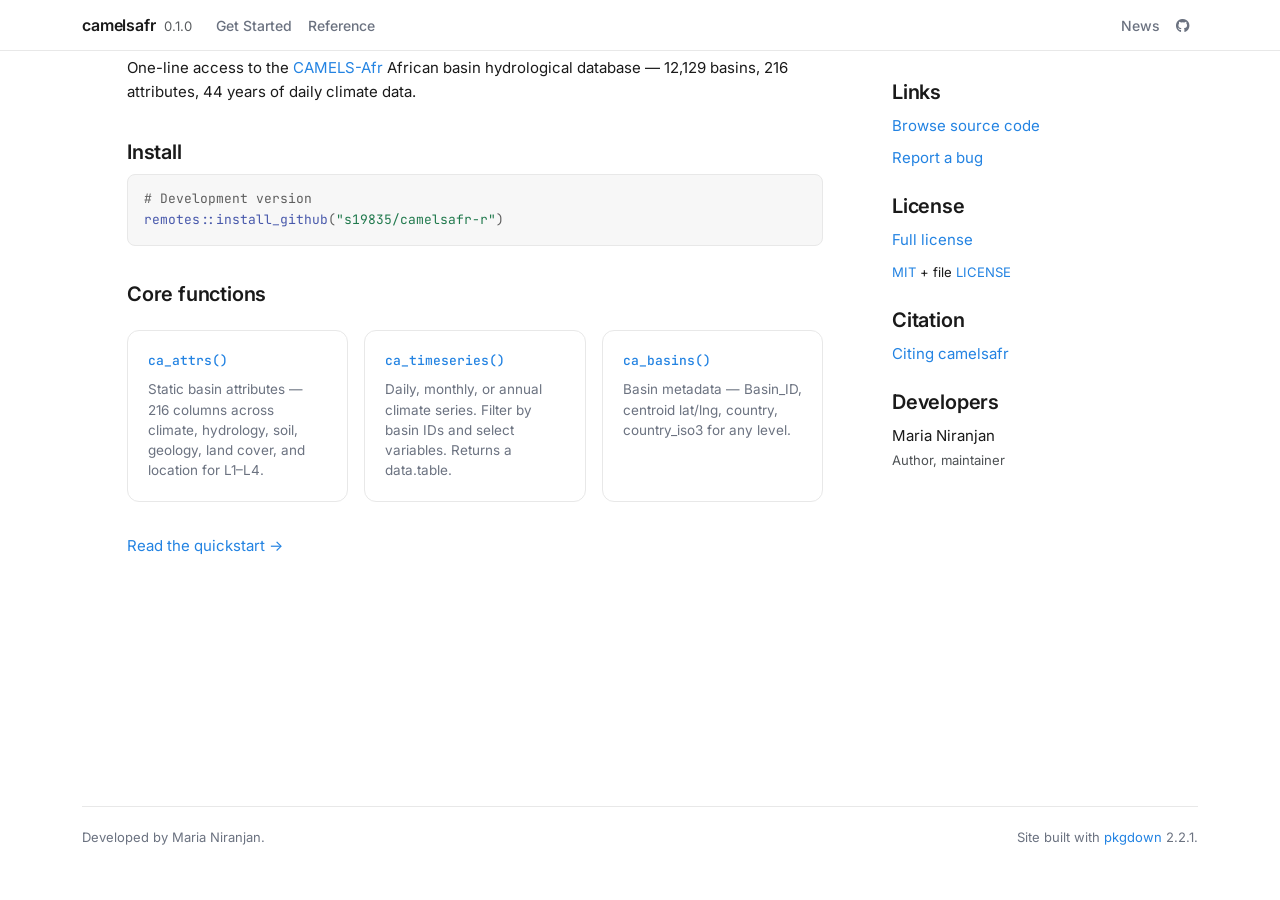
<file: index.html>
<!DOCTYPE html>
<!-- Generated by pkgdown: do not edit by hand --><html lang="en">
<head>
<meta http-equiv="Content-Type" content="text/html; charset=UTF-8">
<meta charset="utf-8">
<meta http-equiv="X-UA-Compatible" content="IE=edge">
<meta name="viewport" content="width=device-width, initial-scale=1, shrink-to-fit=no">
<title>R Client for the CAMELS-Afr African Basin Hydrological Database • camelsafr</title>
<script src="deps/jquery-3.6.0/jquery-3.6.0.min.js"></script><meta name="viewport" content="width=device-width, initial-scale=1, shrink-to-fit=no">
<link href="deps/bootstrap-5.3.8/bootstrap.min.css" rel="stylesheet">
<script src="deps/bootstrap-5.3.8/bootstrap.bundle.min.js"></script><link href="deps/font-awesome-6.5.2/css/all.min.css" rel="stylesheet">
<link href="deps/font-awesome-6.5.2/css/v4-shims.min.css" rel="stylesheet">
<script src="deps/headroom-0.11.0/headroom.min.js"></script><script src="deps/headroom-0.11.0/jQuery.headroom.min.js"></script><script src="deps/bootstrap-toc-1.0.1/bootstrap-toc.min.js"></script><script src="deps/clipboard.js-2.0.11/clipboard.min.js"></script><script src="deps/search-1.0.0/autocomplete.jquery.min.js"></script><script src="deps/search-1.0.0/fuse.min.js"></script><script src="deps/search-1.0.0/mark.min.js"></script><!-- pkgdown --><script src="pkgdown.js"></script><link href="extra.css" rel="stylesheet">
<meta property="og:title" content="R Client for the CAMELS-Afr African Basin Hydrological Database">
<meta name="description" content="Provides one-line access to the CAMELS-Afr dataset of 216 basin attributes and 44 years of daily climate timeseries for African river basins across four spatial levels (L1-L4). Data is fetched from a CloudFront-hosted Parquet store using the arrow package.">
<meta property="og:description" content="Provides one-line access to the CAMELS-Afr dataset of 216 basin attributes and 44 years of daily climate timeseries for African river basins across four spatial levels (L1-L4). Data is fetched from a CloudFront-hosted Parquet store using the arrow package.">
<link rel="preconnect" href="https://fonts.googleapis.com">
<link rel="preconnect" href="https://fonts.gstatic.com" crossorigin>
<link href="https://fonts.googleapis.com/css2?family=Inter:wght@400;500;600&amp;family=JetBrains+Mono:wght@400;500&amp;display=swap" rel="stylesheet">
</head>
<body>
    <a href="#main" class="visually-hidden-focusable">Skip to contents</a>


    <nav class="navbar navbar-expand-lg fixed-top bg-light" data-bs-theme="light" aria-label="Site navigation"><div class="container">

    <a class="navbar-brand me-2" href="index.html">camelsafr</a>

    <small class="nav-text text-muted me-auto" data-bs-toggle="tooltip" data-bs-placement="bottom" title="">0.1.0</small>


    <button class="navbar-toggler" type="button" data-bs-toggle="collapse" data-bs-target="#navbar" aria-controls="navbar" aria-expanded="false" aria-label="Toggle navigation">
      <span class="navbar-toggler-icon"></span>
    </button>

    <div id="navbar" class="collapse navbar-collapse ms-3">
      <ul class="navbar-nav me-auto">
<li class="nav-item"><a class="nav-link" href="articles/quickstart.html">Get Started</a></li>
<li class="nav-item"><a class="nav-link" href="reference/index.html">Reference</a></li>
      </ul>
<ul class="navbar-nav">
<li class="nav-item"><a class="nav-link" href="news/index.html">News</a></li>
<li class="nav-item"><a class="external-link nav-link" href="https://github.com/s19835/camelsafr-r" aria-label="GitHub"><span class="fa fab fa-github"></span></a></li>
      </ul>
</div>


  </div>
</nav><div class="container template-home">
<div class="row">
  <main id="main" class="col-md-9"><div class="section level1">

<p>One-line access to the <a href="https://github.com/s19835/camelsafr-r" class="external-link">CAMELS-Afr</a> African basin hydrological database — 12,129 basins, 216 attributes, 44 years of daily climate data.</p>
<div class="section level2">
<h2 id="install">Install<a class="anchor" aria-label="anchor" href="#install"></a>
</h2>
<div class="sourceCode" id="cb1"><pre class="downlit sourceCode r">
<code class="sourceCode R"><span><span class="co"># Development version</span></span>
<span><span class="fu">remotes</span><span class="fu">::</span><span class="fu">install_github</span><span class="op">(</span><span class="st">"s19835/camelsafr-r"</span><span class="op">)</span></span></code></pre></div>
</div>
<div class="section level2">
<h2 id="core-functions">Core functions<a class="anchor" aria-label="anchor" href="#core-functions"></a>
</h2>
<div class="ca-cards">
<div class="ca-card">
<div class="ca-card-fn">
ca_attrs()
</div>
<div class="ca-card-desc">
Static basin attributes — 216 columns across climate, hydrology, soil, geology, land cover, and location for L1–L4.
</div>
</div>
<div class="ca-card">
<div class="ca-card-fn">
ca_timeseries()
</div>
<div class="ca-card-desc">
Daily, monthly, or annual climate series. Filter by basin IDs and select variables. Returns a data.table.
</div>
</div>
<div class="ca-card">
<div class="ca-card-fn">
ca_basins()
</div>
<div class="ca-card-desc">
Basin metadata — Basin_ID, centroid lat/lng, country, country_iso3 for any level.
</div>
</div>
</div>
<p><a href="articles/quickstart.html">Read the quickstart →</a></p>
</div>
</div>
  </main><aside class="col-md-3"><div class="links">
<h2 data-toc-skip>Links</h2>
<ul class="list-unstyled">
<li><a href="https://github.com/s19835/camelsafr-r/" class="external-link">Browse source code</a></li>
<li><a href="https://github.com/s19835/camelsafr-r/issues" class="external-link">Report a bug</a></li>
</ul>
</div>

<div class="license">
<h2 data-toc-skip>License</h2>
<ul class="list-unstyled">
<li><a href="LICENSE.html">Full license</a></li>
<li><small><a href="https://opensource.org/licenses/mit-license.php" class="external-link">MIT</a> + file <a href="LICENSE-text.html">LICENSE</a></small></li>
</ul>
</div>


<div class="citation">
<h2 data-toc-skip>Citation</h2>
<ul class="list-unstyled">
<li><a href="authors.html#citation">Citing camelsafr</a></li>
</ul>
</div>

<div class="developers">
<h2 data-toc-skip>Developers</h2>
<ul class="list-unstyled">
<li>Maria Niranjan <br><small class="roles"> Author, maintainer </small>   </li>
</ul>
</div>



  </aside>
</div>


    <footer><div class="pkgdown-footer-left">
  <p>Developed by Maria Niranjan.</p>
</div>

<div class="pkgdown-footer-right">
  <p>Site built with <a href="https://pkgdown.r-lib.org/" class="external-link">pkgdown</a> 2.2.1.</p>
</div>

    </footer>
</div>





  </body>
</html>
</file>
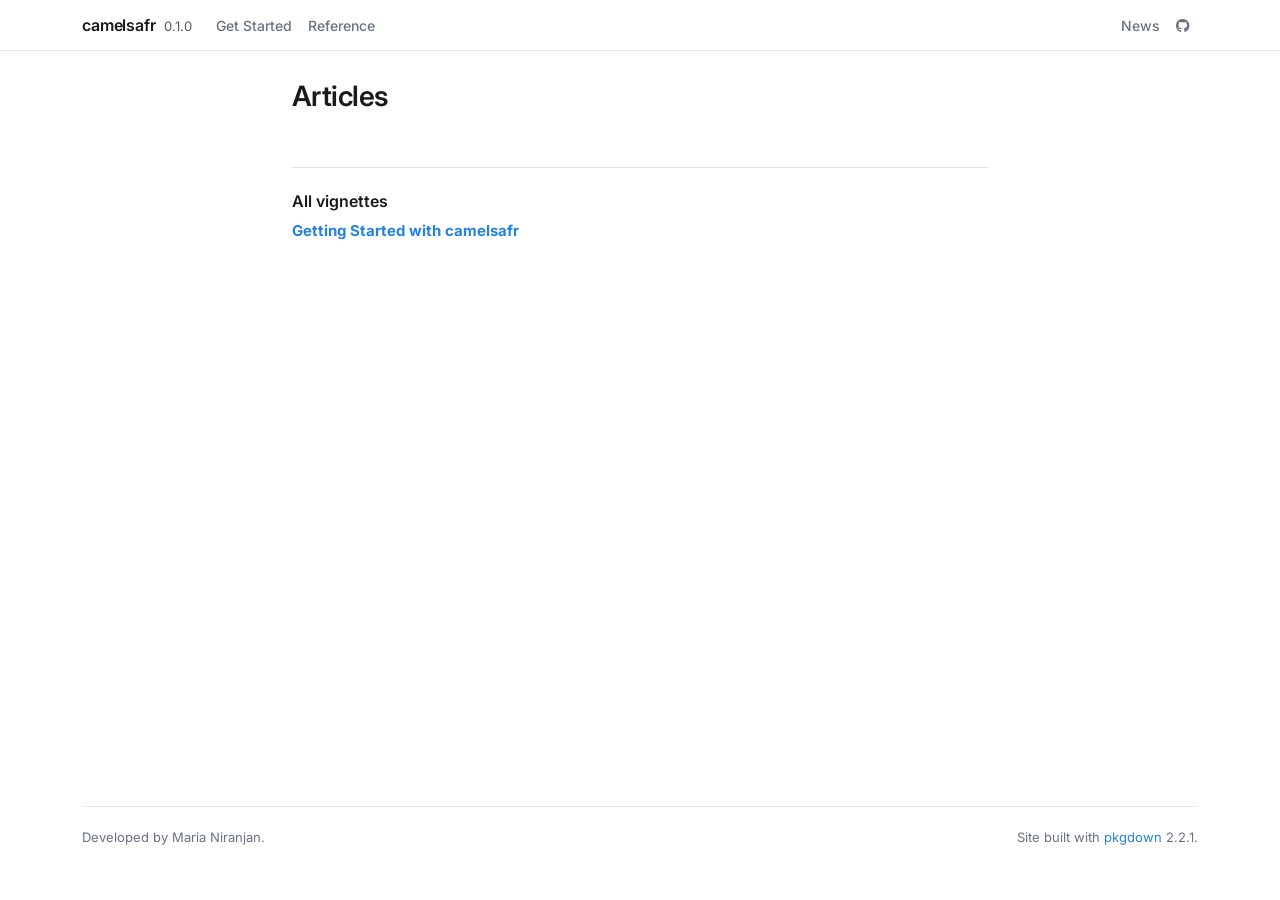
<file: articles/index.html>
<!DOCTYPE html>
<!-- Generated by pkgdown: do not edit by hand --><html lang="en"><head><meta http-equiv="Content-Type" content="text/html; charset=UTF-8"><meta charset="utf-8"><meta http-equiv="X-UA-Compatible" content="IE=edge"><meta name="viewport" content="width=device-width, initial-scale=1, shrink-to-fit=no"><title>Articles • camelsafr</title><script src="../deps/jquery-3.6.0/jquery-3.6.0.min.js"></script><meta name="viewport" content="width=device-width, initial-scale=1, shrink-to-fit=no"><link href="../deps/bootstrap-5.3.8/bootstrap.min.css" rel="stylesheet"><script src="../deps/bootstrap-5.3.8/bootstrap.bundle.min.js"></script><link href="../deps/font-awesome-6.5.2/css/all.min.css" rel="stylesheet"><link href="../deps/font-awesome-6.5.2/css/v4-shims.min.css" rel="stylesheet"><script src="../deps/headroom-0.11.0/headroom.min.js"></script><script src="../deps/headroom-0.11.0/jQuery.headroom.min.js"></script><script src="../deps/bootstrap-toc-1.0.1/bootstrap-toc.min.js"></script><script src="../deps/clipboard.js-2.0.11/clipboard.min.js"></script><script src="../deps/search-1.0.0/autocomplete.jquery.min.js"></script><script src="../deps/search-1.0.0/fuse.min.js"></script><script src="../deps/search-1.0.0/mark.min.js"></script><!-- pkgdown --><script src="../pkgdown.js"></script><link href="../extra.css" rel="stylesheet"><meta property="og:title" content="Articles"><link rel="preconnect" href="https://fonts.googleapis.com"><link rel="preconnect" href="https://fonts.gstatic.com" crossorigin><link href="https://fonts.googleapis.com/css2?family=Inter:wght@400;500;600&amp;family=JetBrains+Mono:wght@400;500&amp;display=swap" rel="stylesheet"></head><body>
    <a href="#main" class="visually-hidden-focusable">Skip to contents</a>


    <nav class="navbar navbar-expand-lg fixed-top bg-light" data-bs-theme="light" aria-label="Site navigation"><div class="container">

    <a class="navbar-brand me-2" href="../index.html">camelsafr</a>

    <small class="nav-text text-muted me-auto" data-bs-toggle="tooltip" data-bs-placement="bottom" title="">0.1.0</small>


    <button class="navbar-toggler" type="button" data-bs-toggle="collapse" data-bs-target="#navbar" aria-controls="navbar" aria-expanded="false" aria-label="Toggle navigation">
      <span class="navbar-toggler-icon"></span>
    </button>

    <div id="navbar" class="collapse navbar-collapse ms-3">
      <ul class="navbar-nav me-auto"><li class="nav-item"><a class="nav-link" href="../articles/quickstart.html">Get Started</a></li>
<li class="nav-item"><a class="nav-link" href="../reference/index.html">Reference</a></li>
      </ul><ul class="navbar-nav"><li class="nav-item"><a class="nav-link" href="../news/index.html">News</a></li>
<li class="nav-item"><a class="external-link nav-link" href="https://github.com/s19835/camelsafr-r" aria-label="GitHub"><span class="fa fab fa-github"></span></a></li>
      </ul></div>


  </div>
</nav><div class="container template-article-index">
<div class="row">
  <main id="main" class="col-md-9"><div class="page-header">

      <h1>Articles</h1>
    </div>

    <div class="section ">
      <h3>All vignettes</h3>
      <div class="section-desc"></div>

      <dl><dt><a href="quickstart.html">Getting Started with camelsafr</a></dt>
        <dd>
      </dd></dl></div>
  </main></div>


    <footer><div class="pkgdown-footer-left">
  <p>Developed by Maria Niranjan.</p>
</div>

<div class="pkgdown-footer-right">
  <p>Site built with <a href="https://pkgdown.r-lib.org/" class="external-link">pkgdown</a> 2.2.1.</p>
</div>

    </footer></div>





  </body></html>
</file>
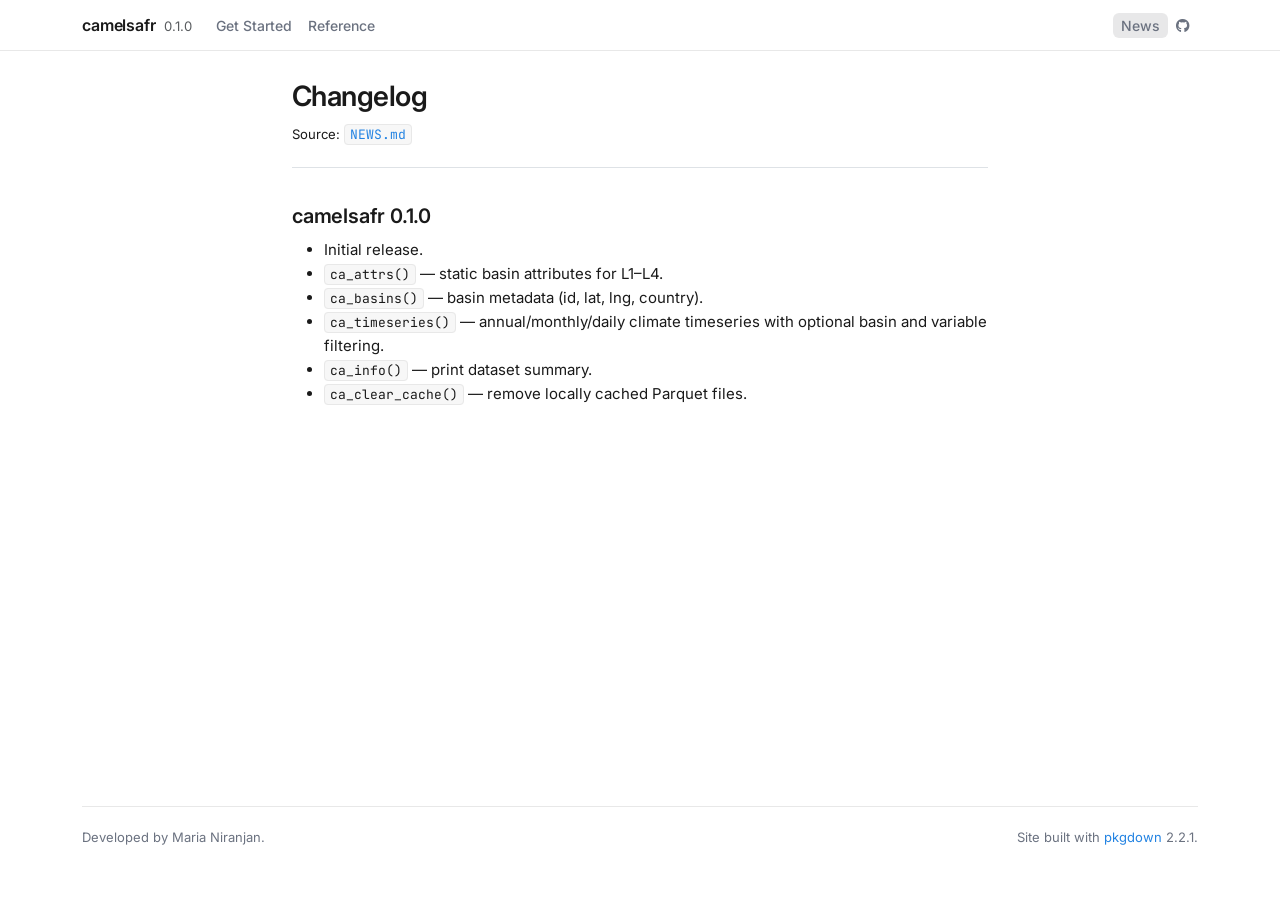
<file: news/index.html>
<!DOCTYPE html>
<!-- Generated by pkgdown: do not edit by hand --><html lang="en"><head><meta http-equiv="Content-Type" content="text/html; charset=UTF-8"><meta charset="utf-8"><meta http-equiv="X-UA-Compatible" content="IE=edge"><meta name="viewport" content="width=device-width, initial-scale=1, shrink-to-fit=no"><title>Changelog • camelsafr</title><script src="../deps/jquery-3.6.0/jquery-3.6.0.min.js"></script><meta name="viewport" content="width=device-width, initial-scale=1, shrink-to-fit=no"><link href="../deps/bootstrap-5.3.8/bootstrap.min.css" rel="stylesheet"><script src="../deps/bootstrap-5.3.8/bootstrap.bundle.min.js"></script><link href="../deps/font-awesome-6.5.2/css/all.min.css" rel="stylesheet"><link href="../deps/font-awesome-6.5.2/css/v4-shims.min.css" rel="stylesheet"><script src="../deps/headroom-0.11.0/headroom.min.js"></script><script src="../deps/headroom-0.11.0/jQuery.headroom.min.js"></script><script src="../deps/bootstrap-toc-1.0.1/bootstrap-toc.min.js"></script><script src="../deps/clipboard.js-2.0.11/clipboard.min.js"></script><script src="../deps/search-1.0.0/autocomplete.jquery.min.js"></script><script src="../deps/search-1.0.0/fuse.min.js"></script><script src="../deps/search-1.0.0/mark.min.js"></script><!-- pkgdown --><script src="../pkgdown.js"></script><link href="../extra.css" rel="stylesheet"><meta property="og:title" content="Changelog"><link rel="preconnect" href="https://fonts.googleapis.com"><link rel="preconnect" href="https://fonts.gstatic.com" crossorigin><link href="https://fonts.googleapis.com/css2?family=Inter:wght@400;500;600&amp;family=JetBrains+Mono:wght@400;500&amp;display=swap" rel="stylesheet"></head><body>
    <a href="#main" class="visually-hidden-focusable">Skip to contents</a>


    <nav class="navbar navbar-expand-lg fixed-top bg-light" data-bs-theme="light" aria-label="Site navigation"><div class="container">

    <a class="navbar-brand me-2" href="../index.html">camelsafr</a>

    <small class="nav-text text-muted me-auto" data-bs-toggle="tooltip" data-bs-placement="bottom" title="">0.1.0</small>


    <button class="navbar-toggler" type="button" data-bs-toggle="collapse" data-bs-target="#navbar" aria-controls="navbar" aria-expanded="false" aria-label="Toggle navigation">
      <span class="navbar-toggler-icon"></span>
    </button>

    <div id="navbar" class="collapse navbar-collapse ms-3">
      <ul class="navbar-nav me-auto"><li class="nav-item"><a class="nav-link" href="../articles/quickstart.html">Get Started</a></li>
<li class="nav-item"><a class="nav-link" href="../reference/index.html">Reference</a></li>
      </ul><ul class="navbar-nav"><li class="active nav-item"><a class="nav-link" href="../news/index.html">News</a></li>
<li class="nav-item"><a class="external-link nav-link" href="https://github.com/s19835/camelsafr-r" aria-label="GitHub"><span class="fa fab fa-github"></span></a></li>
      </ul></div>


  </div>
</nav><div class="container template-news">
<div class="row">
  <main id="main" class="col-md-9"><div class="page-header">

      <h1>Changelog</h1>
      <small>Source: <a href="https://github.com/s19835/camelsafr-r/blob/main/NEWS.md" class="external-link"><code>NEWS.md</code></a></small>
    </div>

    <div class="section level2">
<h2 class="pkg-version" data-toc-text="0.1.0" id="camelsafr-010">camelsafr 0.1.0<a class="anchor" aria-label="anchor" href="#camelsafr-010"></a></h2>
<ul><li>Initial release.</li>
<li>
<code><a href="../reference/ca_attrs.html">ca_attrs()</a></code> — static basin attributes for L1–L4.</li>
<li>
<code><a href="../reference/ca_basins.html">ca_basins()</a></code> — basin metadata (id, lat, lng, country).</li>
<li>
<code><a href="../reference/ca_timeseries.html">ca_timeseries()</a></code> — annual/monthly/daily climate timeseries with optional basin and variable filtering.</li>
<li>
<code><a href="../reference/ca_info.html">ca_info()</a></code> — print dataset summary.</li>
<li>
<code><a href="../reference/ca_clear_cache.html">ca_clear_cache()</a></code> — remove locally cached Parquet files.</li>
</ul></div>
  </main></div>


    <footer><div class="pkgdown-footer-left">
  <p>Developed by Maria Niranjan.</p>
</div>

<div class="pkgdown-footer-right">
  <p>Site built with <a href="https://pkgdown.r-lib.org/" class="external-link">pkgdown</a> 2.2.1.</p>
</div>

    </footer></div>





  </body></html>
</file>
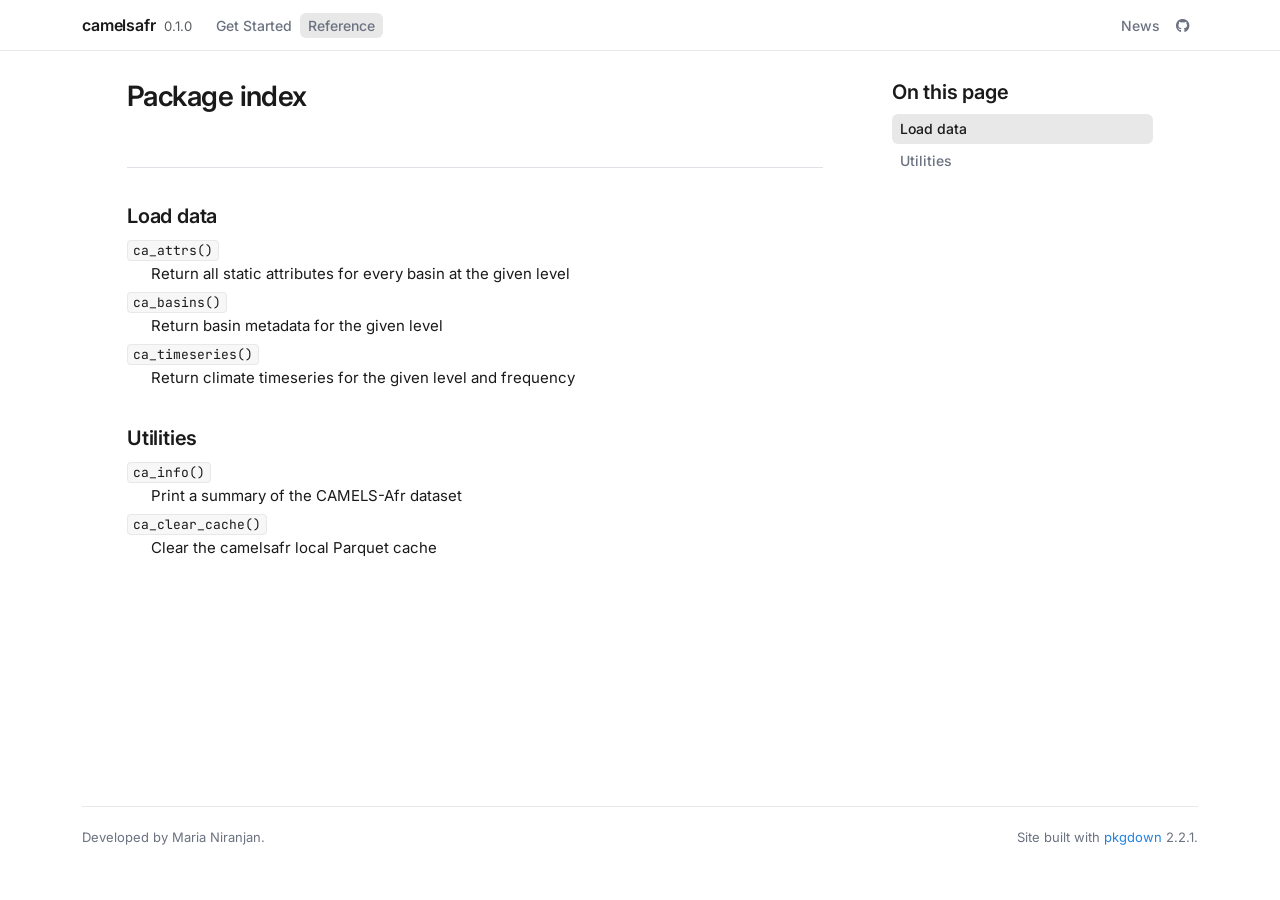
<file: reference/index.html>
<!DOCTYPE html>
<!-- Generated by pkgdown: do not edit by hand --><html lang="en"><head><meta http-equiv="Content-Type" content="text/html; charset=UTF-8"><meta charset="utf-8"><meta http-equiv="X-UA-Compatible" content="IE=edge"><meta name="viewport" content="width=device-width, initial-scale=1, shrink-to-fit=no"><title>Package index • camelsafr</title><script src="../deps/jquery-3.6.0/jquery-3.6.0.min.js"></script><meta name="viewport" content="width=device-width, initial-scale=1, shrink-to-fit=no"><link href="../deps/bootstrap-5.3.8/bootstrap.min.css" rel="stylesheet"><script src="../deps/bootstrap-5.3.8/bootstrap.bundle.min.js"></script><link href="../deps/font-awesome-6.5.2/css/all.min.css" rel="stylesheet"><link href="../deps/font-awesome-6.5.2/css/v4-shims.min.css" rel="stylesheet"><script src="../deps/headroom-0.11.0/headroom.min.js"></script><script src="../deps/headroom-0.11.0/jQuery.headroom.min.js"></script><script src="../deps/bootstrap-toc-1.0.1/bootstrap-toc.min.js"></script><script src="../deps/clipboard.js-2.0.11/clipboard.min.js"></script><script src="../deps/search-1.0.0/autocomplete.jquery.min.js"></script><script src="../deps/search-1.0.0/fuse.min.js"></script><script src="../deps/search-1.0.0/mark.min.js"></script><!-- pkgdown --><script src="../pkgdown.js"></script><link href="../extra.css" rel="stylesheet"><meta property="og:title" content="Package index"><link rel="preconnect" href="https://fonts.googleapis.com"><link rel="preconnect" href="https://fonts.gstatic.com" crossorigin><link href="https://fonts.googleapis.com/css2?family=Inter:wght@400;500;600&amp;family=JetBrains+Mono:wght@400;500&amp;display=swap" rel="stylesheet"></head><body>
    <a href="#main" class="visually-hidden-focusable">Skip to contents</a>


    <nav class="navbar navbar-expand-lg fixed-top bg-light" data-bs-theme="light" aria-label="Site navigation"><div class="container">

    <a class="navbar-brand me-2" href="../index.html">camelsafr</a>

    <small class="nav-text text-muted me-auto" data-bs-toggle="tooltip" data-bs-placement="bottom" title="">0.1.0</small>


    <button class="navbar-toggler" type="button" data-bs-toggle="collapse" data-bs-target="#navbar" aria-controls="navbar" aria-expanded="false" aria-label="Toggle navigation">
      <span class="navbar-toggler-icon"></span>
    </button>

    <div id="navbar" class="collapse navbar-collapse ms-3">
      <ul class="navbar-nav me-auto"><li class="nav-item"><a class="nav-link" href="../articles/quickstart.html">Get Started</a></li>
<li class="active nav-item"><a class="nav-link" href="../reference/index.html">Reference</a></li>
      </ul><ul class="navbar-nav"><li class="nav-item"><a class="nav-link" href="../news/index.html">News</a></li>
<li class="nav-item"><a class="external-link nav-link" href="https://github.com/s19835/camelsafr-r" aria-label="GitHub"><span class="fa fab fa-github"></span></a></li>
      </ul></div>


  </div>
</nav><div class="container template-reference-index">
<div class="row">
  <main id="main" class="col-md-9"><div class="page-header">

      <h1>Package index</h1>
    </div>

    <div class="section level2">
      <h2 id="load-data">Load data<a class="anchor" aria-label="anchor" href="#load-data"></a></h2>



      <dl></dl></div><div class="section level2">




      <dl><dt>

          <code><a href="ca_attrs.html">ca_attrs()</a></code>

        </dt>
        <dd>Return all static attributes for every basin at the given level</dd>

        <dt>

          <code><a href="ca_basins.html">ca_basins()</a></code>

        </dt>
        <dd>Return basin metadata for the given level</dd>

        <dt>

          <code><a href="ca_timeseries.html">ca_timeseries()</a></code>

        </dt>
        <dd>Return climate timeseries for the given level and frequency</dd>
      </dl></div><div class="section level2">
      <h2 id="utilities">Utilities<a class="anchor" aria-label="anchor" href="#utilities"></a></h2>



      <dl></dl></div><div class="section level2">




      <dl><dt>

          <code><a href="ca_info.html">ca_info()</a></code>

        </dt>
        <dd>Print a summary of the CAMELS-Afr dataset</dd>

        <dt>

          <code><a href="ca_clear_cache.html">ca_clear_cache()</a></code>

        </dt>
        <dd>Clear the camelsafr local Parquet cache</dd>
      </dl></div>
  </main><aside class="col-md-3"><nav id="toc" aria-label="Table of contents"><h2>On this page</h2>
    </nav></aside></div>


    <footer><div class="pkgdown-footer-left">
  <p>Developed by Maria Niranjan.</p>
</div>

<div class="pkgdown-footer-right">
  <p>Site built with <a href="https://pkgdown.r-lib.org/" class="external-link">pkgdown</a> 2.2.1.</p>
</div>

    </footer></div>





  </body></html>
</file>
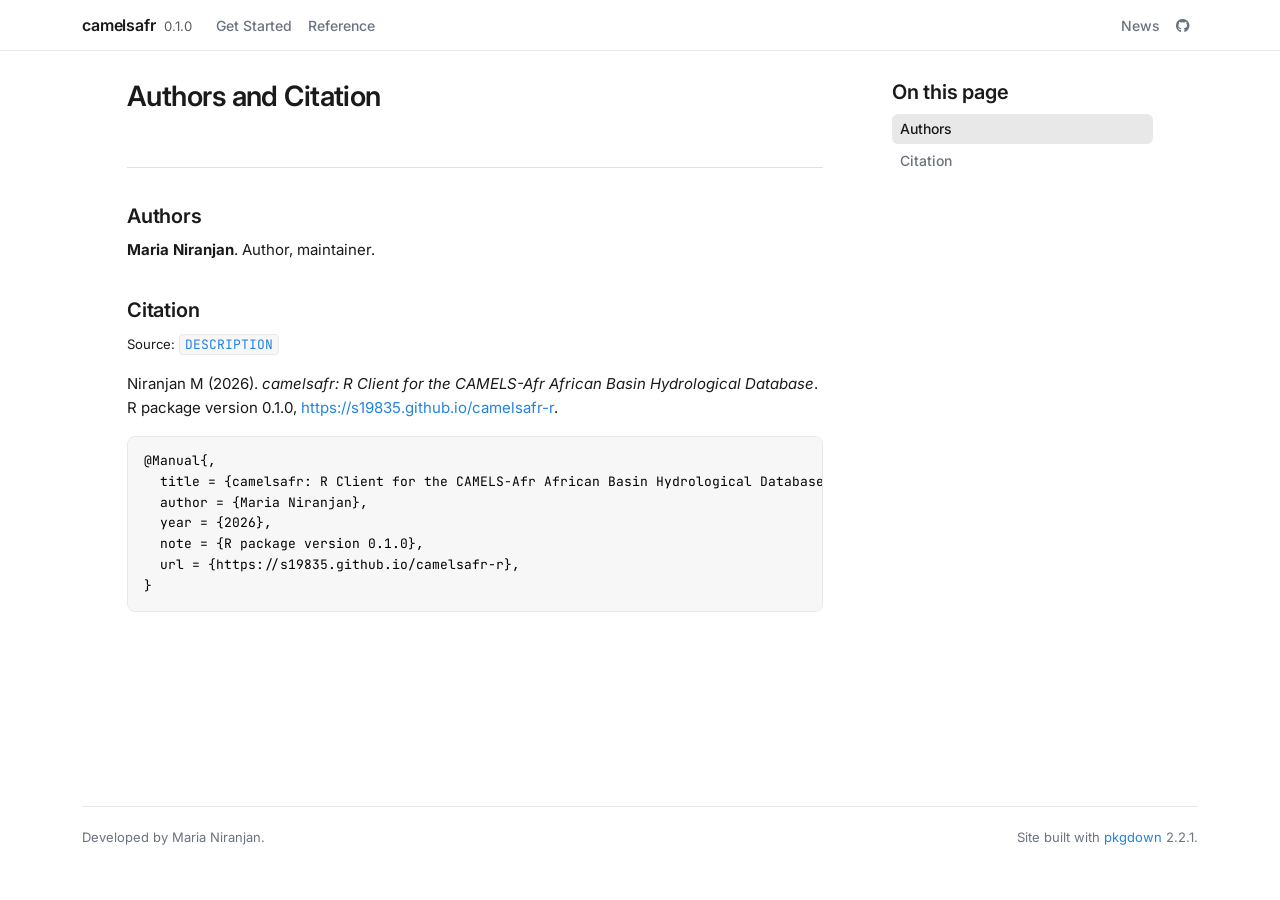
<file: authors.html>
<!DOCTYPE html>
<!-- Generated by pkgdown: do not edit by hand --><html lang="en"><head><meta http-equiv="Content-Type" content="text/html; charset=UTF-8"><meta charset="utf-8"><meta http-equiv="X-UA-Compatible" content="IE=edge"><meta name="viewport" content="width=device-width, initial-scale=1, shrink-to-fit=no"><title>Authors and Citation • camelsafr</title><script src="deps/jquery-3.6.0/jquery-3.6.0.min.js"></script><meta name="viewport" content="width=device-width, initial-scale=1, shrink-to-fit=no"><link href="deps/bootstrap-5.3.8/bootstrap.min.css" rel="stylesheet"><script src="deps/bootstrap-5.3.8/bootstrap.bundle.min.js"></script><link href="deps/font-awesome-6.5.2/css/all.min.css" rel="stylesheet"><link href="deps/font-awesome-6.5.2/css/v4-shims.min.css" rel="stylesheet"><script src="deps/headroom-0.11.0/headroom.min.js"></script><script src="deps/headroom-0.11.0/jQuery.headroom.min.js"></script><script src="deps/bootstrap-toc-1.0.1/bootstrap-toc.min.js"></script><script src="deps/clipboard.js-2.0.11/clipboard.min.js"></script><script src="deps/search-1.0.0/autocomplete.jquery.min.js"></script><script src="deps/search-1.0.0/fuse.min.js"></script><script src="deps/search-1.0.0/mark.min.js"></script><!-- pkgdown --><script src="pkgdown.js"></script><link href="extra.css" rel="stylesheet"><meta property="og:title" content="Authors and Citation"><link rel="preconnect" href="https://fonts.googleapis.com"><link rel="preconnect" href="https://fonts.gstatic.com" crossorigin><link href="https://fonts.googleapis.com/css2?family=Inter:wght@400;500;600&amp;family=JetBrains+Mono:wght@400;500&amp;display=swap" rel="stylesheet"></head><body>
    <a href="#main" class="visually-hidden-focusable">Skip to contents</a>


    <nav class="navbar navbar-expand-lg fixed-top bg-light" data-bs-theme="light" aria-label="Site navigation"><div class="container">

    <a class="navbar-brand me-2" href="index.html">camelsafr</a>

    <small class="nav-text text-muted me-auto" data-bs-toggle="tooltip" data-bs-placement="bottom" title="">0.1.0</small>


    <button class="navbar-toggler" type="button" data-bs-toggle="collapse" data-bs-target="#navbar" aria-controls="navbar" aria-expanded="false" aria-label="Toggle navigation">
      <span class="navbar-toggler-icon"></span>
    </button>

    <div id="navbar" class="collapse navbar-collapse ms-3">
      <ul class="navbar-nav me-auto"><li class="nav-item"><a class="nav-link" href="articles/quickstart.html">Get Started</a></li>
<li class="nav-item"><a class="nav-link" href="reference/index.html">Reference</a></li>
      </ul><ul class="navbar-nav"><li class="nav-item"><a class="nav-link" href="news/index.html">News</a></li>
<li class="nav-item"><a class="external-link nav-link" href="https://github.com/s19835/camelsafr-r" aria-label="GitHub"><span class="fa fab fa-github"></span></a></li>
      </ul></div>


  </div>
</nav><div class="container template-citation-authors">
<div class="row">
  <main id="main" class="col-md-9"><div class="page-header">

      <h1>Authors and Citation</h1>
    </div>

    <div class="section level2">
      <h2>Authors</h2>

      <ul class="list-unstyled"><li>
          <p><strong>Maria Niranjan</strong>. Author, maintainer.
          </p>
        </li>
      </ul></div>

    <div class="section level2">
      <h2 id="citation">Citation</h2>
      <p><small class="dont-index">Source: <a href="https://github.com/s19835/camelsafr-r/blob/main/DESCRIPTION" class="external-link"><code>DESCRIPTION</code></a></small></p>

      <p>Niranjan M (2026).
<em>camelsafr: R Client for the CAMELS-Afr African Basin Hydrological Database</em>.
R package version 0.1.0, <a href="https://s19835.github.io/camelsafr-r">https://s19835.github.io/camelsafr-r</a>.
</p>
      <pre>@Manual{,
  title = {camelsafr: R Client for the CAMELS-Afr African Basin Hydrological Database},
  author = {Maria Niranjan},
  year = {2026},
  note = {R package version 0.1.0},
  url = {https://s19835.github.io/camelsafr-r},
}</pre>
    </div>

  </main><aside class="col-md-3"><nav id="toc" aria-label="Table of contents"><h2>On this page</h2>
    </nav></aside></div>


    <footer><div class="pkgdown-footer-left">
  <p>Developed by Maria Niranjan.</p>
</div>

<div class="pkgdown-footer-right">
  <p>Site built with <a href="https://pkgdown.r-lib.org/" class="external-link">pkgdown</a> 2.2.1.</p>
</div>

    </footer></div>





  </body></html>
</file>
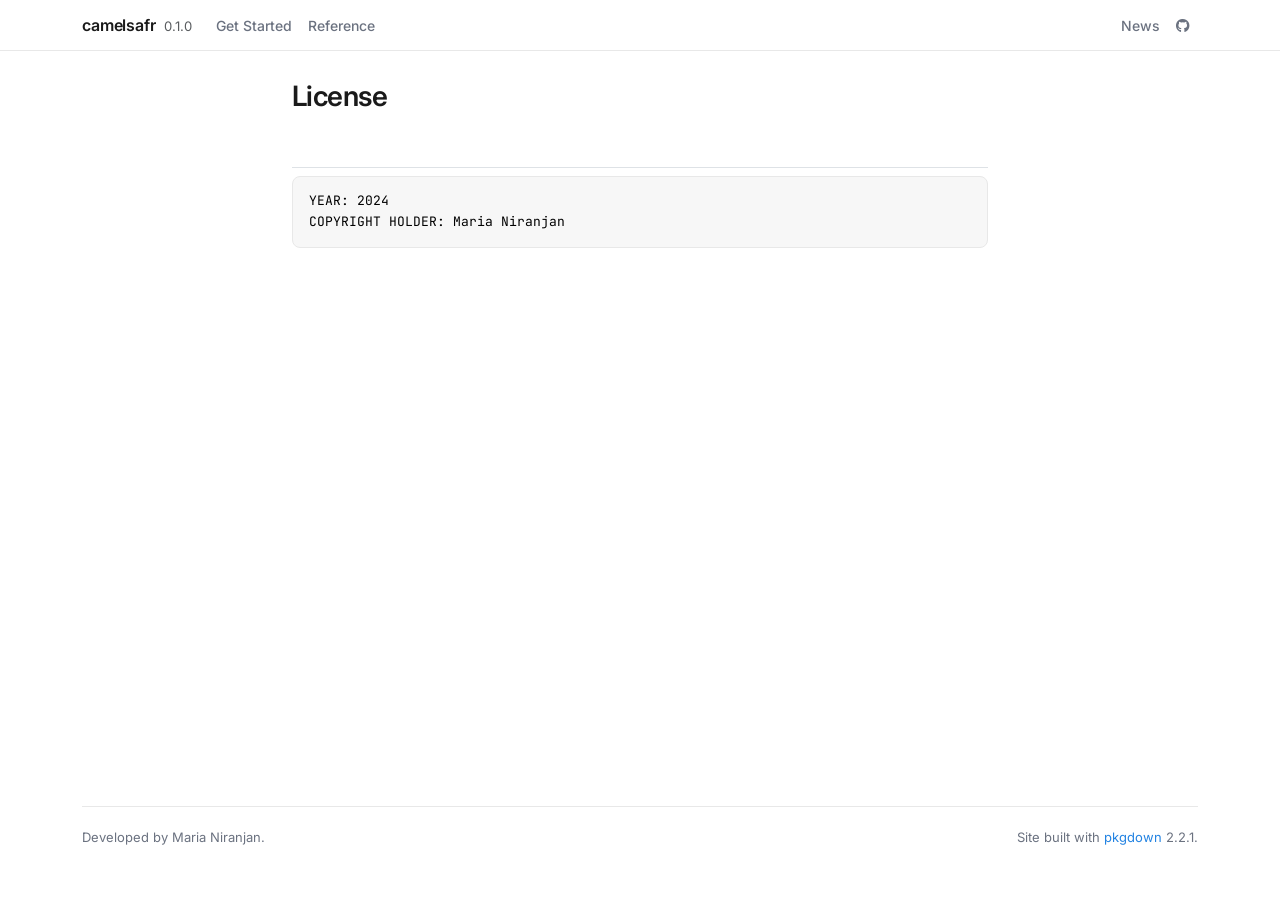
<file: LICENSE-text.html>
<!DOCTYPE html>
<!-- Generated by pkgdown: do not edit by hand --><html lang="en"><head><meta http-equiv="Content-Type" content="text/html; charset=UTF-8"><meta charset="utf-8"><meta http-equiv="X-UA-Compatible" content="IE=edge"><meta name="viewport" content="width=device-width, initial-scale=1, shrink-to-fit=no"><title>License • camelsafr</title><script src="deps/jquery-3.6.0/jquery-3.6.0.min.js"></script><meta name="viewport" content="width=device-width, initial-scale=1, shrink-to-fit=no"><link href="deps/bootstrap-5.3.8/bootstrap.min.css" rel="stylesheet"><script src="deps/bootstrap-5.3.8/bootstrap.bundle.min.js"></script><link href="deps/font-awesome-6.5.2/css/all.min.css" rel="stylesheet"><link href="deps/font-awesome-6.5.2/css/v4-shims.min.css" rel="stylesheet"><script src="deps/headroom-0.11.0/headroom.min.js"></script><script src="deps/headroom-0.11.0/jQuery.headroom.min.js"></script><script src="deps/bootstrap-toc-1.0.1/bootstrap-toc.min.js"></script><script src="deps/clipboard.js-2.0.11/clipboard.min.js"></script><script src="deps/search-1.0.0/autocomplete.jquery.min.js"></script><script src="deps/search-1.0.0/fuse.min.js"></script><script src="deps/search-1.0.0/mark.min.js"></script><!-- pkgdown --><script src="pkgdown.js"></script><link href="extra.css" rel="stylesheet"><meta property="og:title" content="License"><link rel="preconnect" href="https://fonts.googleapis.com"><link rel="preconnect" href="https://fonts.gstatic.com" crossorigin><link href="https://fonts.googleapis.com/css2?family=Inter:wght@400;500;600&amp;family=JetBrains+Mono:wght@400;500&amp;display=swap" rel="stylesheet"></head><body>
    <a href="#main" class="visually-hidden-focusable">Skip to contents</a>


    <nav class="navbar navbar-expand-lg fixed-top bg-light" data-bs-theme="light" aria-label="Site navigation"><div class="container">

    <a class="navbar-brand me-2" href="index.html">camelsafr</a>

    <small class="nav-text text-muted me-auto" data-bs-toggle="tooltip" data-bs-placement="bottom" title="">0.1.0</small>


    <button class="navbar-toggler" type="button" data-bs-toggle="collapse" data-bs-target="#navbar" aria-controls="navbar" aria-expanded="false" aria-label="Toggle navigation">
      <span class="navbar-toggler-icon"></span>
    </button>

    <div id="navbar" class="collapse navbar-collapse ms-3">
      <ul class="navbar-nav me-auto"><li class="nav-item"><a class="nav-link" href="articles/quickstart.html">Get Started</a></li>
<li class="nav-item"><a class="nav-link" href="reference/index.html">Reference</a></li>
      </ul><ul class="navbar-nav"><li class="nav-item"><a class="nav-link" href="news/index.html">News</a></li>
<li class="nav-item"><a class="external-link nav-link" href="https://github.com/s19835/camelsafr-r" aria-label="GitHub"><span class="fa fab fa-github"></span></a></li>
      </ul></div>


  </div>
</nav><div class="container template-title-body">
<div class="row">
  <main id="main" class="col-md-9"><div class="page-header">

      <h1>License</h1>

    </div>

<pre>YEAR: 2024
COPYRIGHT HOLDER: Maria Niranjan
</pre>

  </main></div>


    <footer><div class="pkgdown-footer-left">
  <p>Developed by Maria Niranjan.</p>
</div>

<div class="pkgdown-footer-right">
  <p>Site built with <a href="https://pkgdown.r-lib.org/" class="external-link">pkgdown</a> 2.2.1.</p>
</div>

    </footer></div>





  </body></html>
</file>
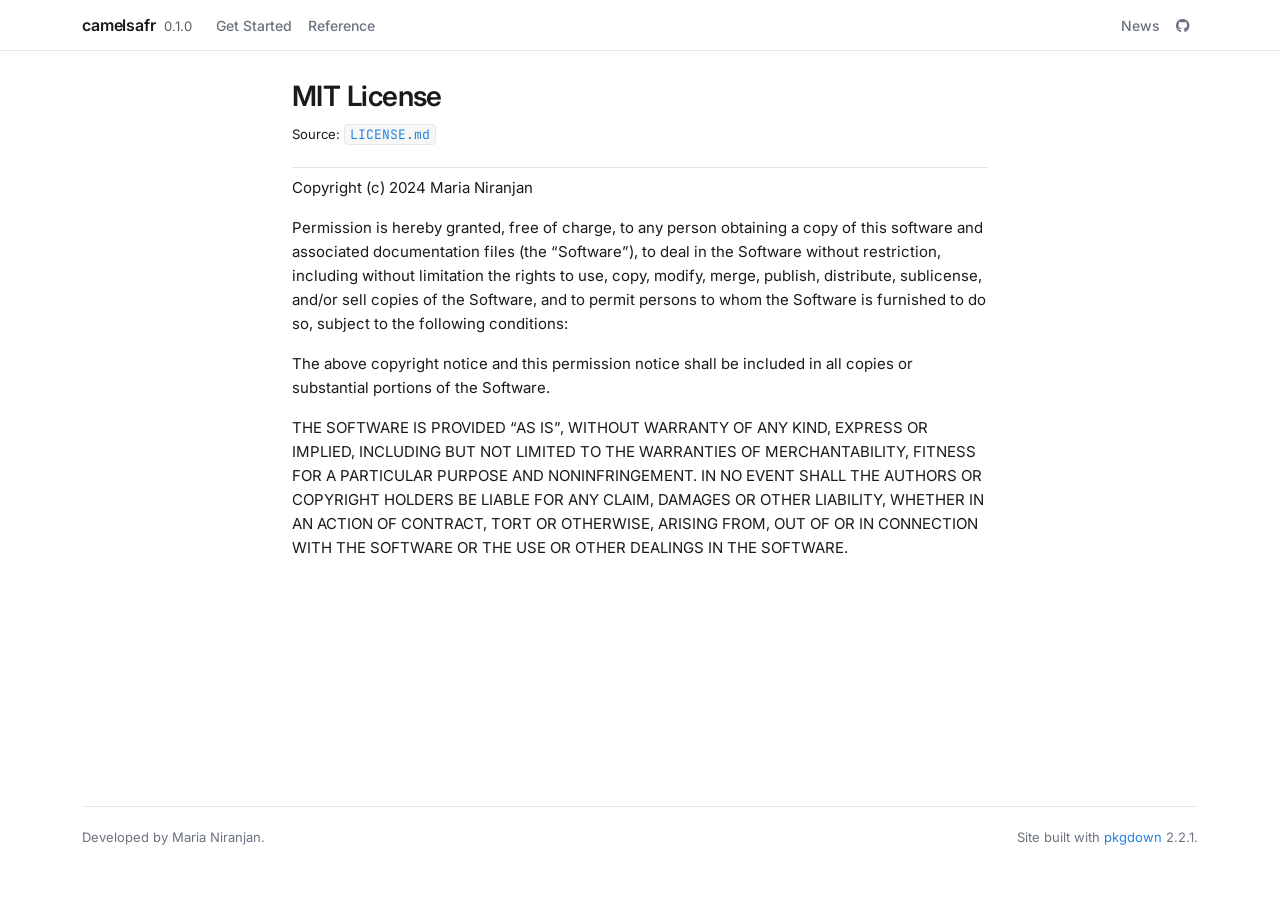
<file: LICENSE.html>
<!DOCTYPE html>
<!-- Generated by pkgdown: do not edit by hand --><html lang="en"><head><meta http-equiv="Content-Type" content="text/html; charset=UTF-8"><meta charset="utf-8"><meta http-equiv="X-UA-Compatible" content="IE=edge"><meta name="viewport" content="width=device-width, initial-scale=1, shrink-to-fit=no"><title>MIT License • camelsafr</title><script src="deps/jquery-3.6.0/jquery-3.6.0.min.js"></script><meta name="viewport" content="width=device-width, initial-scale=1, shrink-to-fit=no"><link href="deps/bootstrap-5.3.8/bootstrap.min.css" rel="stylesheet"><script src="deps/bootstrap-5.3.8/bootstrap.bundle.min.js"></script><link href="deps/font-awesome-6.5.2/css/all.min.css" rel="stylesheet"><link href="deps/font-awesome-6.5.2/css/v4-shims.min.css" rel="stylesheet"><script src="deps/headroom-0.11.0/headroom.min.js"></script><script src="deps/headroom-0.11.0/jQuery.headroom.min.js"></script><script src="deps/bootstrap-toc-1.0.1/bootstrap-toc.min.js"></script><script src="deps/clipboard.js-2.0.11/clipboard.min.js"></script><script src="deps/search-1.0.0/autocomplete.jquery.min.js"></script><script src="deps/search-1.0.0/fuse.min.js"></script><script src="deps/search-1.0.0/mark.min.js"></script><!-- pkgdown --><script src="pkgdown.js"></script><link href="extra.css" rel="stylesheet"><meta property="og:title" content="MIT License"><link rel="preconnect" href="https://fonts.googleapis.com"><link rel="preconnect" href="https://fonts.gstatic.com" crossorigin><link href="https://fonts.googleapis.com/css2?family=Inter:wght@400;500;600&amp;family=JetBrains+Mono:wght@400;500&amp;display=swap" rel="stylesheet"></head><body>
    <a href="#main" class="visually-hidden-focusable">Skip to contents</a>


    <nav class="navbar navbar-expand-lg fixed-top bg-light" data-bs-theme="light" aria-label="Site navigation"><div class="container">

    <a class="navbar-brand me-2" href="index.html">camelsafr</a>

    <small class="nav-text text-muted me-auto" data-bs-toggle="tooltip" data-bs-placement="bottom" title="">0.1.0</small>


    <button class="navbar-toggler" type="button" data-bs-toggle="collapse" data-bs-target="#navbar" aria-controls="navbar" aria-expanded="false" aria-label="Toggle navigation">
      <span class="navbar-toggler-icon"></span>
    </button>

    <div id="navbar" class="collapse navbar-collapse ms-3">
      <ul class="navbar-nav me-auto"><li class="nav-item"><a class="nav-link" href="articles/quickstart.html">Get Started</a></li>
<li class="nav-item"><a class="nav-link" href="reference/index.html">Reference</a></li>
      </ul><ul class="navbar-nav"><li class="nav-item"><a class="nav-link" href="news/index.html">News</a></li>
<li class="nav-item"><a class="external-link nav-link" href="https://github.com/s19835/camelsafr-r" aria-label="GitHub"><span class="fa fab fa-github"></span></a></li>
      </ul></div>


  </div>
</nav><div class="container template-title-body">
<div class="row">
  <main id="main" class="col-md-9"><div class="page-header">

      <h1>MIT License</h1>
      <small class="dont-index">Source: <a href="https://github.com/s19835/camelsafr-r/blob/main/LICENSE.md" class="external-link"><code>LICENSE.md</code></a></small>
    </div>

<div id="mit-license" class="section level1">

<p>Copyright (c) 2024 Maria Niranjan</p>
<p>Permission is hereby granted, free of charge, to any person obtaining a copy of this software and associated documentation files (the “Software”), to deal in the Software without restriction, including without limitation the rights to use, copy, modify, merge, publish, distribute, sublicense, and/or sell copies of the Software, and to permit persons to whom the Software is furnished to do so, subject to the following conditions:</p>
<p>The above copyright notice and this permission notice shall be included in all copies or substantial portions of the Software.</p>
<p>THE SOFTWARE IS PROVIDED “AS IS”, WITHOUT WARRANTY OF ANY KIND, EXPRESS OR IMPLIED, INCLUDING BUT NOT LIMITED TO THE WARRANTIES OF MERCHANTABILITY, FITNESS FOR A PARTICULAR PURPOSE AND NONINFRINGEMENT. IN NO EVENT SHALL THE AUTHORS OR COPYRIGHT HOLDERS BE LIABLE FOR ANY CLAIM, DAMAGES OR OTHER LIABILITY, WHETHER IN AN ACTION OF CONTRACT, TORT OR OTHERWISE, ARISING FROM, OUT OF OR IN CONNECTION WITH THE SOFTWARE OR THE USE OR OTHER DEALINGS IN THE SOFTWARE.</p>
</div>

  </main></div>


    <footer><div class="pkgdown-footer-left">
  <p>Developed by Maria Niranjan.</p>
</div>

<div class="pkgdown-footer-right">
  <p>Site built with <a href="https://pkgdown.r-lib.org/" class="external-link">pkgdown</a> 2.2.1.</p>
</div>

    </footer></div>





  </body></html>
</file>
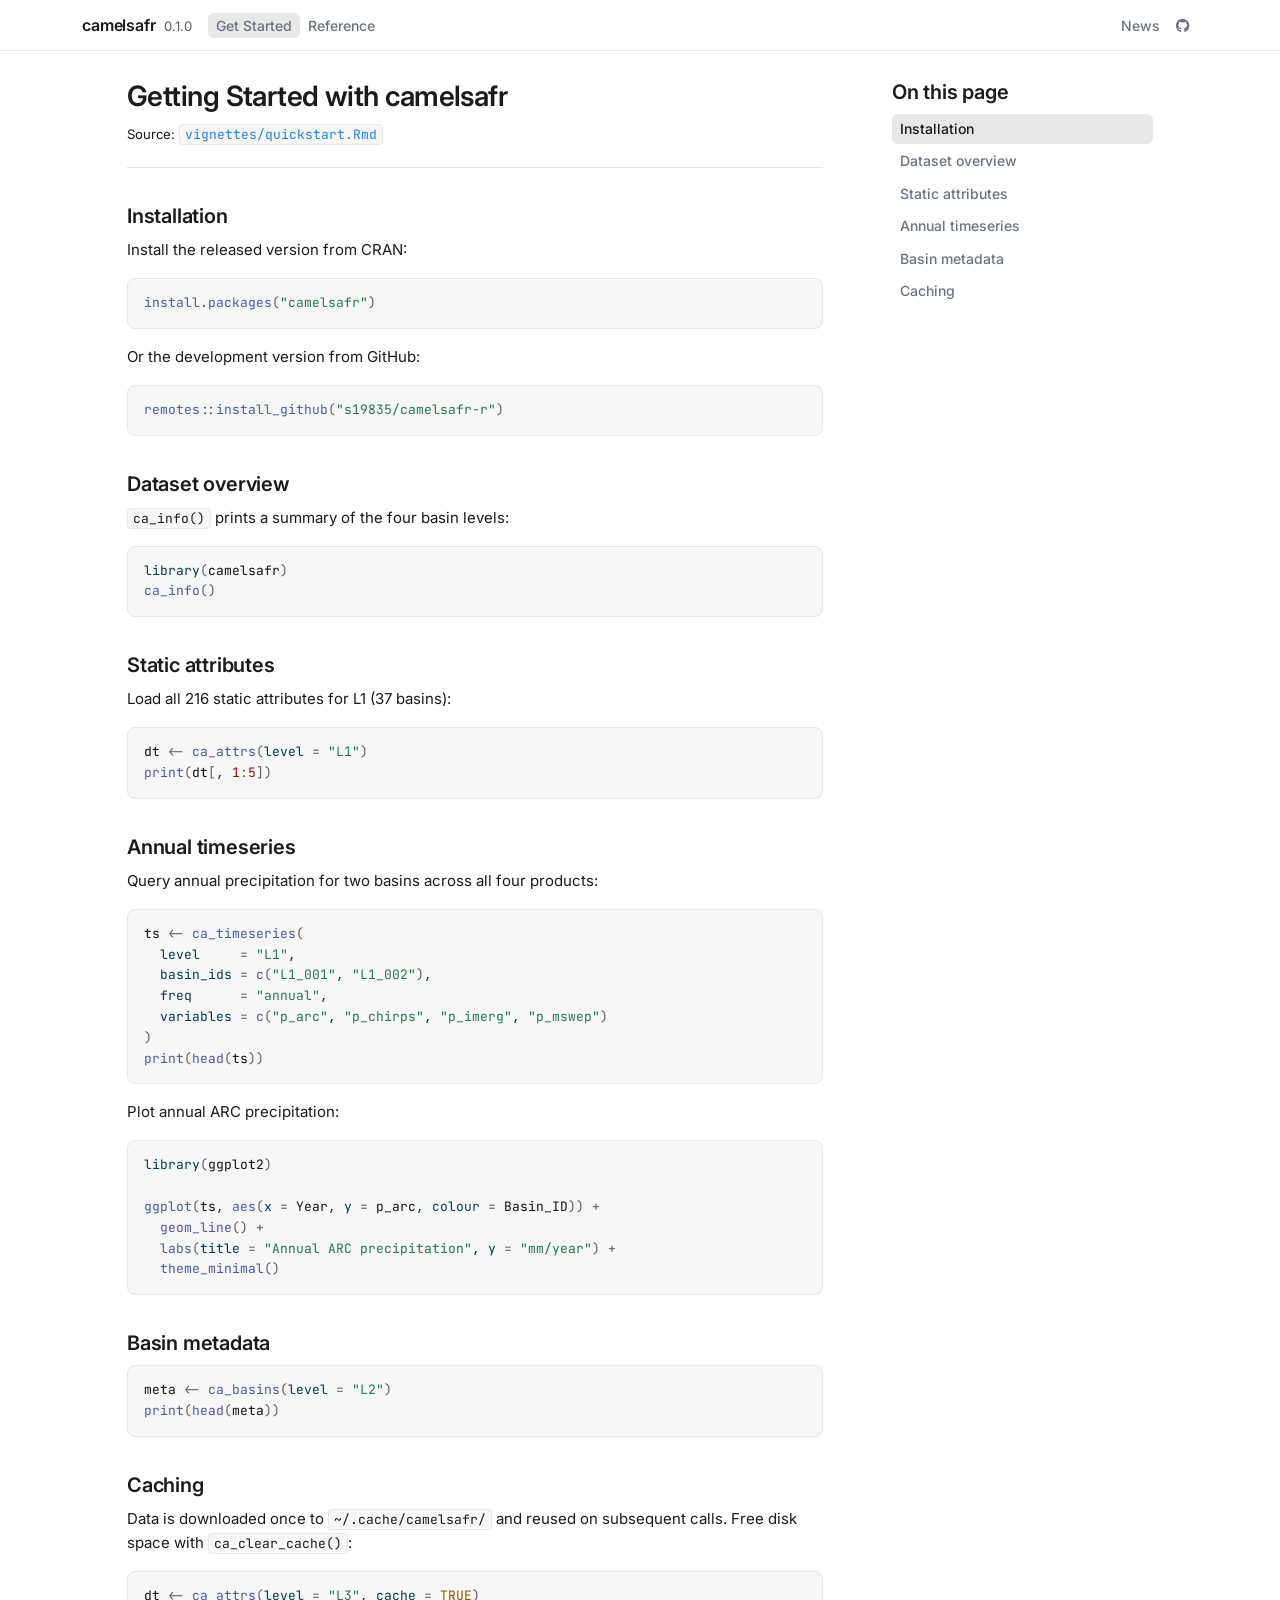
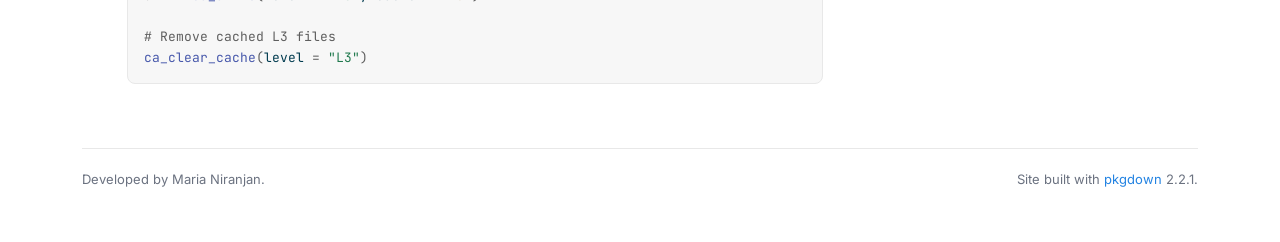
<file: articles/quickstart.html>
<!DOCTYPE html>
<!-- Generated by pkgdown: do not edit by hand --><html lang="en">
<head>
<meta http-equiv="Content-Type" content="text/html; charset=UTF-8">
<meta charset="utf-8">
<meta http-equiv="X-UA-Compatible" content="IE=edge">
<meta name="viewport" content="width=device-width, initial-scale=1, shrink-to-fit=no">
<title>Getting Started with camelsafr • camelsafr</title>
<script src="../deps/jquery-3.6.0/jquery-3.6.0.min.js"></script><meta name="viewport" content="width=device-width, initial-scale=1, shrink-to-fit=no">
<link href="../deps/bootstrap-5.3.8/bootstrap.min.css" rel="stylesheet">
<script src="../deps/bootstrap-5.3.8/bootstrap.bundle.min.js"></script><link href="../deps/font-awesome-6.5.2/css/all.min.css" rel="stylesheet">
<link href="../deps/font-awesome-6.5.2/css/v4-shims.min.css" rel="stylesheet">
<script src="../deps/headroom-0.11.0/headroom.min.js"></script><script src="../deps/headroom-0.11.0/jQuery.headroom.min.js"></script><script src="../deps/bootstrap-toc-1.0.1/bootstrap-toc.min.js"></script><script src="../deps/clipboard.js-2.0.11/clipboard.min.js"></script><script src="../deps/search-1.0.0/autocomplete.jquery.min.js"></script><script src="../deps/search-1.0.0/fuse.min.js"></script><script src="../deps/search-1.0.0/mark.min.js"></script><!-- pkgdown --><script src="../pkgdown.js"></script><link href="../extra.css" rel="stylesheet">
<meta property="og:title" content="Getting Started with camelsafr">
<link rel="preconnect" href="https://fonts.googleapis.com">
<link rel="preconnect" href="https://fonts.gstatic.com" crossorigin>
<link href="https://fonts.googleapis.com/css2?family=Inter:wght@400;500;600&amp;family=JetBrains+Mono:wght@400;500&amp;display=swap" rel="stylesheet">
</head>
<body>
    <a href="#main" class="visually-hidden-focusable">Skip to contents</a>


    <nav class="navbar navbar-expand-lg fixed-top bg-light" data-bs-theme="light" aria-label="Site navigation"><div class="container">

    <a class="navbar-brand me-2" href="../index.html">camelsafr</a>

    <small class="nav-text text-muted me-auto" data-bs-toggle="tooltip" data-bs-placement="bottom" title="">0.1.0</small>


    <button class="navbar-toggler" type="button" data-bs-toggle="collapse" data-bs-target="#navbar" aria-controls="navbar" aria-expanded="false" aria-label="Toggle navigation">
      <span class="navbar-toggler-icon"></span>
    </button>

    <div id="navbar" class="collapse navbar-collapse ms-3">
      <ul class="navbar-nav me-auto">
<li class="active nav-item"><a class="nav-link" href="../articles/quickstart.html">Get Started</a></li>
<li class="nav-item"><a class="nav-link" href="../reference/index.html">Reference</a></li>
      </ul>
<ul class="navbar-nav">
<li class="nav-item"><a class="nav-link" href="../news/index.html">News</a></li>
<li class="nav-item"><a class="external-link nav-link" href="https://github.com/s19835/camelsafr-r" aria-label="GitHub"><span class="fa fab fa-github"></span></a></li>
      </ul>
</div>


  </div>
</nav><div class="container template-article">




<div class="row">
  <main id="main" class="col-md-9"><div class="page-header">

      <h1>Getting Started with camelsafr</h1>
            
      
      <small class="dont-index">Source: <a href="https://github.com/s19835/camelsafr-r/blob/main/vignettes/quickstart.Rmd" class="external-link"><code>vignettes/quickstart.Rmd</code></a></small>
      <div class="d-none name"><code>quickstart.Rmd</code></div>
    </div>

    
    
<div class="section level2">
<h2 id="installation">Installation<a class="anchor" aria-label="anchor" href="#installation"></a>
</h2>
<p>Install the released version from CRAN:</p>
<div class="sourceCode" id="cb1"><pre class="downlit sourceCode r">
<code class="sourceCode R"><span><span class="fu"><a href="https://rdrr.io/r/utils/install.packages.html" class="external-link">install.packages</a></span><span class="op">(</span><span class="st">"camelsafr"</span><span class="op">)</span></span></code></pre></div>
<p>Or the development version from GitHub:</p>
<div class="sourceCode" id="cb2"><pre class="downlit sourceCode r">
<code class="sourceCode R"><span><span class="fu">remotes</span><span class="fu">::</span><span class="fu">install_github</span><span class="op">(</span><span class="st">"s19835/camelsafr-r"</span><span class="op">)</span></span></code></pre></div>
</div>
<div class="section level2">
<h2 id="dataset-overview">Dataset overview<a class="anchor" aria-label="anchor" href="#dataset-overview"></a>
</h2>
<p><code><a href="../reference/ca_info.html">ca_info()</a></code> prints a summary of the four basin levels:</p>
<div class="sourceCode" id="cb3"><pre class="downlit sourceCode r">
<code class="sourceCode R"><span><span class="kw"><a href="https://rdrr.io/r/base/library.html" class="external-link">library</a></span><span class="op">(</span><span class="va"><a href="https://s19835.github.io/camelsafr-r">camelsafr</a></span><span class="op">)</span></span>
<span><span class="fu"><a href="../reference/ca_info.html">ca_info</a></span><span class="op">(</span><span class="op">)</span></span></code></pre></div>
</div>
<div class="section level2">
<h2 id="static-attributes">Static attributes<a class="anchor" aria-label="anchor" href="#static-attributes"></a>
</h2>
<p>Load all 216 static attributes for L1 (37 basins):</p>
<div class="sourceCode" id="cb4"><pre class="downlit sourceCode r">
<code class="sourceCode R"><span><span class="va">dt</span> <span class="op">&lt;-</span> <span class="fu"><a href="../reference/ca_attrs.html">ca_attrs</a></span><span class="op">(</span>level <span class="op">=</span> <span class="st">"L1"</span><span class="op">)</span></span>
<span><span class="fu"><a href="https://rdrr.io/r/base/print.html" class="external-link">print</a></span><span class="op">(</span><span class="va">dt</span><span class="op">[</span>, <span class="fl">1</span><span class="op">:</span><span class="fl">5</span><span class="op">]</span><span class="op">)</span></span></code></pre></div>
</div>
<div class="section level2">
<h2 id="annual-timeseries">Annual timeseries<a class="anchor" aria-label="anchor" href="#annual-timeseries"></a>
</h2>
<p>Query annual precipitation for two basins across all four
products:</p>
<div class="sourceCode" id="cb5"><pre class="downlit sourceCode r">
<code class="sourceCode R"><span><span class="va">ts</span> <span class="op">&lt;-</span> <span class="fu"><a href="../reference/ca_timeseries.html">ca_timeseries</a></span><span class="op">(</span></span>
<span>  level     <span class="op">=</span> <span class="st">"L1"</span>,</span>
<span>  basin_ids <span class="op">=</span> <span class="fu"><a href="https://rdrr.io/r/base/c.html" class="external-link">c</a></span><span class="op">(</span><span class="st">"L1_001"</span>, <span class="st">"L1_002"</span><span class="op">)</span>,</span>
<span>  freq      <span class="op">=</span> <span class="st">"annual"</span>,</span>
<span>  variables <span class="op">=</span> <span class="fu"><a href="https://rdrr.io/r/base/c.html" class="external-link">c</a></span><span class="op">(</span><span class="st">"p_arc"</span>, <span class="st">"p_chirps"</span>, <span class="st">"p_imerg"</span>, <span class="st">"p_mswep"</span><span class="op">)</span></span>
<span><span class="op">)</span></span>
<span><span class="fu"><a href="https://rdrr.io/r/base/print.html" class="external-link">print</a></span><span class="op">(</span><span class="fu"><a href="https://rdrr.io/r/utils/head.html" class="external-link">head</a></span><span class="op">(</span><span class="va">ts</span><span class="op">)</span><span class="op">)</span></span></code></pre></div>
<p>Plot annual ARC precipitation:</p>
<div class="sourceCode" id="cb6"><pre class="downlit sourceCode r">
<code class="sourceCode R"><span><span class="kw"><a href="https://rdrr.io/r/base/library.html" class="external-link">library</a></span><span class="op">(</span><span class="va"><a href="https://ggplot2.tidyverse.org" class="external-link">ggplot2</a></span><span class="op">)</span></span>
<span></span>
<span><span class="fu"><a href="https://ggplot2.tidyverse.org/reference/ggplot.html" class="external-link">ggplot</a></span><span class="op">(</span><span class="va">ts</span>, <span class="fu"><a href="https://ggplot2.tidyverse.org/reference/aes.html" class="external-link">aes</a></span><span class="op">(</span>x <span class="op">=</span> <span class="va">Year</span>, y <span class="op">=</span> <span class="va">p_arc</span>, colour <span class="op">=</span> <span class="va">Basin_ID</span><span class="op">)</span><span class="op">)</span> <span class="op">+</span></span>
<span>  <span class="fu"><a href="https://ggplot2.tidyverse.org/reference/geom_path.html" class="external-link">geom_line</a></span><span class="op">(</span><span class="op">)</span> <span class="op">+</span></span>
<span>  <span class="fu"><a href="https://ggplot2.tidyverse.org/reference/labs.html" class="external-link">labs</a></span><span class="op">(</span>title <span class="op">=</span> <span class="st">"Annual ARC precipitation"</span>, y <span class="op">=</span> <span class="st">"mm/year"</span><span class="op">)</span> <span class="op">+</span></span>
<span>  <span class="fu"><a href="https://ggplot2.tidyverse.org/reference/ggtheme.html" class="external-link">theme_minimal</a></span><span class="op">(</span><span class="op">)</span></span></code></pre></div>
</div>
<div class="section level2">
<h2 id="basin-metadata">Basin metadata<a class="anchor" aria-label="anchor" href="#basin-metadata"></a>
</h2>
<div class="sourceCode" id="cb7"><pre class="downlit sourceCode r">
<code class="sourceCode R"><span><span class="va">meta</span> <span class="op">&lt;-</span> <span class="fu"><a href="../reference/ca_basins.html">ca_basins</a></span><span class="op">(</span>level <span class="op">=</span> <span class="st">"L2"</span><span class="op">)</span></span>
<span><span class="fu"><a href="https://rdrr.io/r/base/print.html" class="external-link">print</a></span><span class="op">(</span><span class="fu"><a href="https://rdrr.io/r/utils/head.html" class="external-link">head</a></span><span class="op">(</span><span class="va">meta</span><span class="op">)</span><span class="op">)</span></span></code></pre></div>
</div>
<div class="section level2">
<h2 id="caching">Caching<a class="anchor" aria-label="anchor" href="#caching"></a>
</h2>
<p>Data is downloaded once to <code>~/.cache/camelsafr/</code> and
reused on subsequent calls. Free disk space with
<code><a href="../reference/ca_clear_cache.html">ca_clear_cache()</a></code>:</p>
<div class="sourceCode" id="cb8"><pre class="downlit sourceCode r">
<code class="sourceCode R"><span><span class="va">dt</span> <span class="op">&lt;-</span> <span class="fu"><a href="../reference/ca_attrs.html">ca_attrs</a></span><span class="op">(</span>level <span class="op">=</span> <span class="st">"L3"</span>, cache <span class="op">=</span> <span class="cn">TRUE</span><span class="op">)</span></span>
<span></span>
<span><span class="co"># Remove cached L3 files</span></span>
<span><span class="fu"><a href="../reference/ca_clear_cache.html">ca_clear_cache</a></span><span class="op">(</span>level <span class="op">=</span> <span class="st">"L3"</span><span class="op">)</span></span></code></pre></div>
</div>
  </main><aside class="col-md-3"><nav id="toc" aria-label="Table of contents"><h2>On this page</h2>
    </nav></aside>
</div>



    <footer><div class="pkgdown-footer-left">
  <p>Developed by Maria Niranjan.</p>
</div>

<div class="pkgdown-footer-right">
  <p>Site built with <a href="https://pkgdown.r-lib.org/" class="external-link">pkgdown</a> 2.2.1.</p>
</div>

    </footer>
</div>





  </body>
</html>
</file>
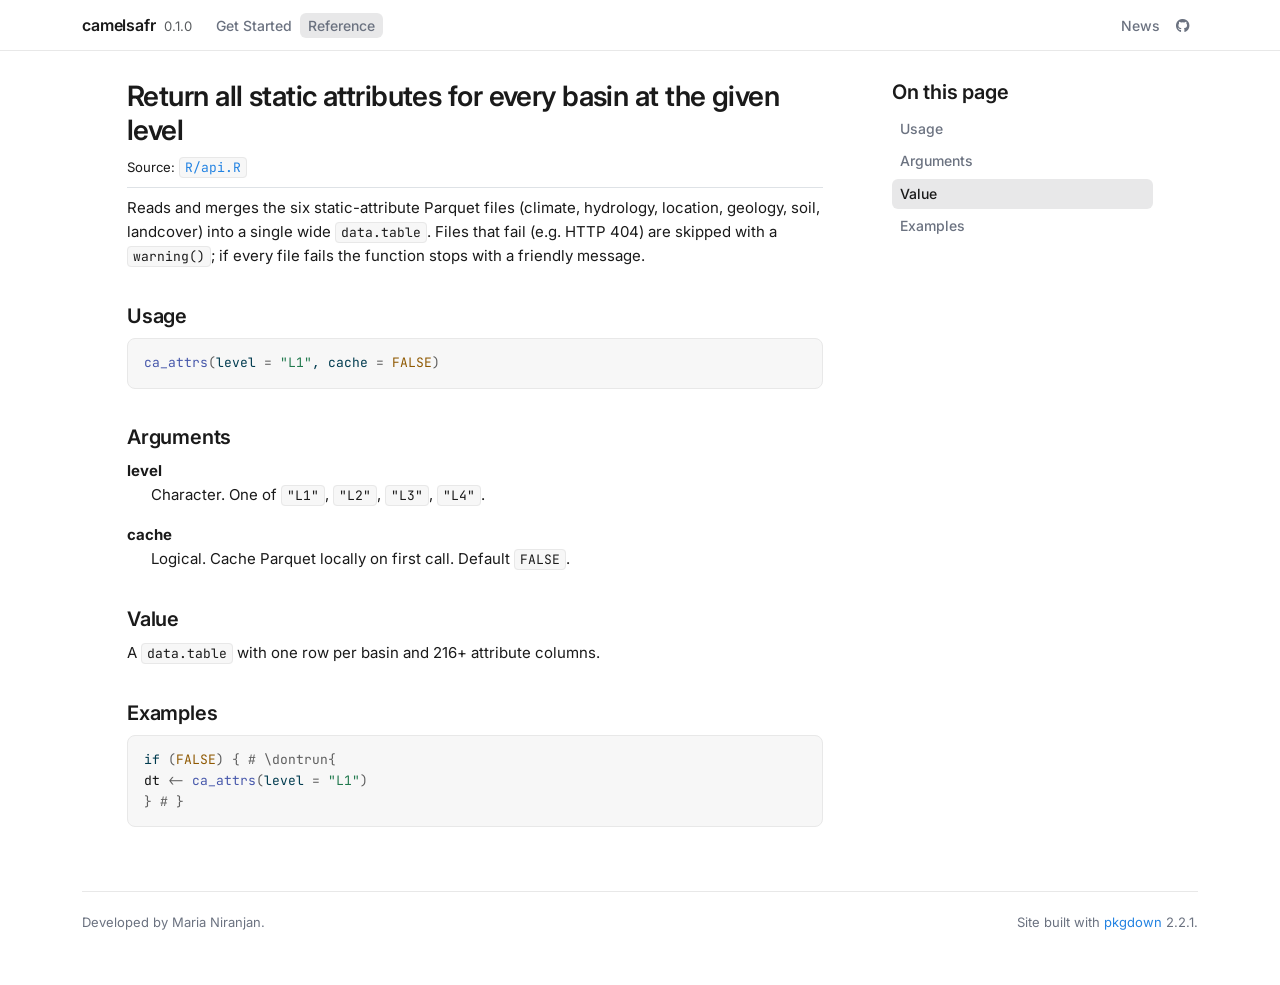
<file: reference/ca_attrs.html>
<!DOCTYPE html>
<!-- Generated by pkgdown: do not edit by hand --><html lang="en"><head><meta http-equiv="Content-Type" content="text/html; charset=UTF-8"><meta charset="utf-8"><meta http-equiv="X-UA-Compatible" content="IE=edge"><meta name="viewport" content="width=device-width, initial-scale=1, shrink-to-fit=no"><title>Return all static attributes for every basin at the given level — ca_attrs • camelsafr</title><script src="../deps/jquery-3.6.0/jquery-3.6.0.min.js"></script><meta name="viewport" content="width=device-width, initial-scale=1, shrink-to-fit=no"><link href="../deps/bootstrap-5.3.8/bootstrap.min.css" rel="stylesheet"><script src="../deps/bootstrap-5.3.8/bootstrap.bundle.min.js"></script><link href="../deps/font-awesome-6.5.2/css/all.min.css" rel="stylesheet"><link href="../deps/font-awesome-6.5.2/css/v4-shims.min.css" rel="stylesheet"><script src="../deps/headroom-0.11.0/headroom.min.js"></script><script src="../deps/headroom-0.11.0/jQuery.headroom.min.js"></script><script src="../deps/bootstrap-toc-1.0.1/bootstrap-toc.min.js"></script><script src="../deps/clipboard.js-2.0.11/clipboard.min.js"></script><script src="../deps/search-1.0.0/autocomplete.jquery.min.js"></script><script src="../deps/search-1.0.0/fuse.min.js"></script><script src="../deps/search-1.0.0/mark.min.js"></script><!-- pkgdown --><script src="../pkgdown.js"></script><link href="../extra.css" rel="stylesheet"><meta property="og:title" content="Return all static attributes for every basin at the given level — ca_attrs"><meta name="description" content="Reads and merges the six static-attribute Parquet files (climate, hydrology,
location, geology, soil, landcover) into a single wide data.table.
Files that fail (e.g. HTTP 404) are skipped with a warning(); if
every file fails the function stops with a friendly message."><meta property="og:description" content="Reads and merges the six static-attribute Parquet files (climate, hydrology,
location, geology, soil, landcover) into a single wide data.table.
Files that fail (e.g. HTTP 404) are skipped with a warning(); if
every file fails the function stops with a friendly message."><link rel="preconnect" href="https://fonts.googleapis.com"><link rel="preconnect" href="https://fonts.gstatic.com" crossorigin><link href="https://fonts.googleapis.com/css2?family=Inter:wght@400;500;600&amp;family=JetBrains+Mono:wght@400;500&amp;display=swap" rel="stylesheet"></head><body>
    <a href="#main" class="visually-hidden-focusable">Skip to contents</a>


    <nav class="navbar navbar-expand-lg fixed-top bg-light" data-bs-theme="light" aria-label="Site navigation"><div class="container">

    <a class="navbar-brand me-2" href="../index.html">camelsafr</a>

    <small class="nav-text text-muted me-auto" data-bs-toggle="tooltip" data-bs-placement="bottom" title="">0.1.0</small>


    <button class="navbar-toggler" type="button" data-bs-toggle="collapse" data-bs-target="#navbar" aria-controls="navbar" aria-expanded="false" aria-label="Toggle navigation">
      <span class="navbar-toggler-icon"></span>
    </button>

    <div id="navbar" class="collapse navbar-collapse ms-3">
      <ul class="navbar-nav me-auto"><li class="nav-item"><a class="nav-link" href="../articles/quickstart.html">Get Started</a></li>
<li class="active nav-item"><a class="nav-link" href="../reference/index.html">Reference</a></li>
      </ul><ul class="navbar-nav"><li class="nav-item"><a class="nav-link" href="../news/index.html">News</a></li>
<li class="nav-item"><a class="external-link nav-link" href="https://github.com/s19835/camelsafr-r" aria-label="GitHub"><span class="fa fab fa-github"></span></a></li>
      </ul></div>


  </div>
</nav><div class="container template-reference-topic">
<div class="row">
  <main id="main" class="col-md-9"><div class="page-header">

      <h1>Return all static attributes for every basin at the given level</h1>
      <small class="dont-index">Source: <a href="https://github.com/s19835/camelsafr-r/blob/main/R/api.R" class="external-link"><code>R/api.R</code></a></small>
      <div class="d-none name"><code>ca_attrs.Rd</code></div>
    </div>

    <div class="ref-description section level2">
    <p>Reads and merges the six static-attribute Parquet files (climate, hydrology,
location, geology, soil, landcover) into a single wide <code>data.table</code>.
Files that fail (e.g. HTTP 404) are skipped with a <code><a href="https://rdrr.io/r/base/warning.html" class="external-link">warning()</a></code>; if
every file fails the function stops with a friendly message.</p>
    </div>

    <div class="section level2">
    <h2 id="ref-usage">Usage<a class="anchor" aria-label="anchor" href="#ref-usage"></a></h2>
    <div class="sourceCode"><pre class="sourceCode r"><code><span><span class="fu">ca_attrs</span><span class="op">(</span>level <span class="op">=</span> <span class="st">"L1"</span>, cache <span class="op">=</span> <span class="cn">FALSE</span><span class="op">)</span></span></code></pre></div>
    </div>

    <div class="section level2">
    <h2 id="arguments">Arguments<a class="anchor" aria-label="anchor" href="#arguments"></a></h2>


<dl><dt id="arg-level">level<a class="anchor" aria-label="anchor" href="#arg-level"></a></dt>
<dd><p>Character. One of <code>"L1"</code>, <code>"L2"</code>, <code>"L3"</code>, <code>"L4"</code>.</p></dd>


<dt id="arg-cache">cache<a class="anchor" aria-label="anchor" href="#arg-cache"></a></dt>
<dd><p>Logical. Cache Parquet locally on first call. Default <code>FALSE</code>.</p></dd>

</dl></div>
    <div class="section level2">
    <h2 id="value">Value<a class="anchor" aria-label="anchor" href="#value"></a></h2>
    <p>A <code>data.table</code> with one row per basin and 216+ attribute columns.</p>
    </div>

    <div class="section level2">
    <h2 id="ref-examples">Examples<a class="anchor" aria-label="anchor" href="#ref-examples"></a></h2>
    <div class="sourceCode"><pre class="sourceCode r"><code><span class="r-in"><span><span class="kw">if</span> <span class="op">(</span><span class="cn">FALSE</span><span class="op">)</span> <span class="op">{</span> <span class="co"># \dontrun{</span></span></span>
<span class="r-in"><span><span class="va">dt</span> <span class="op">&lt;-</span> <span class="fu">ca_attrs</span><span class="op">(</span>level <span class="op">=</span> <span class="st">"L1"</span><span class="op">)</span></span></span>
<span class="r-in"><span><span class="op">}</span> <span class="co"># }</span></span></span>
</code></pre></div>
    </div>
  </main><aside class="col-md-3"><nav id="toc" aria-label="Table of contents"><h2>On this page</h2>
    </nav></aside></div>


    <footer><div class="pkgdown-footer-left">
  <p>Developed by Maria Niranjan.</p>
</div>

<div class="pkgdown-footer-right">
  <p>Site built with <a href="https://pkgdown.r-lib.org/" class="external-link">pkgdown</a> 2.2.1.</p>
</div>

    </footer></div>





  </body></html>
</file>
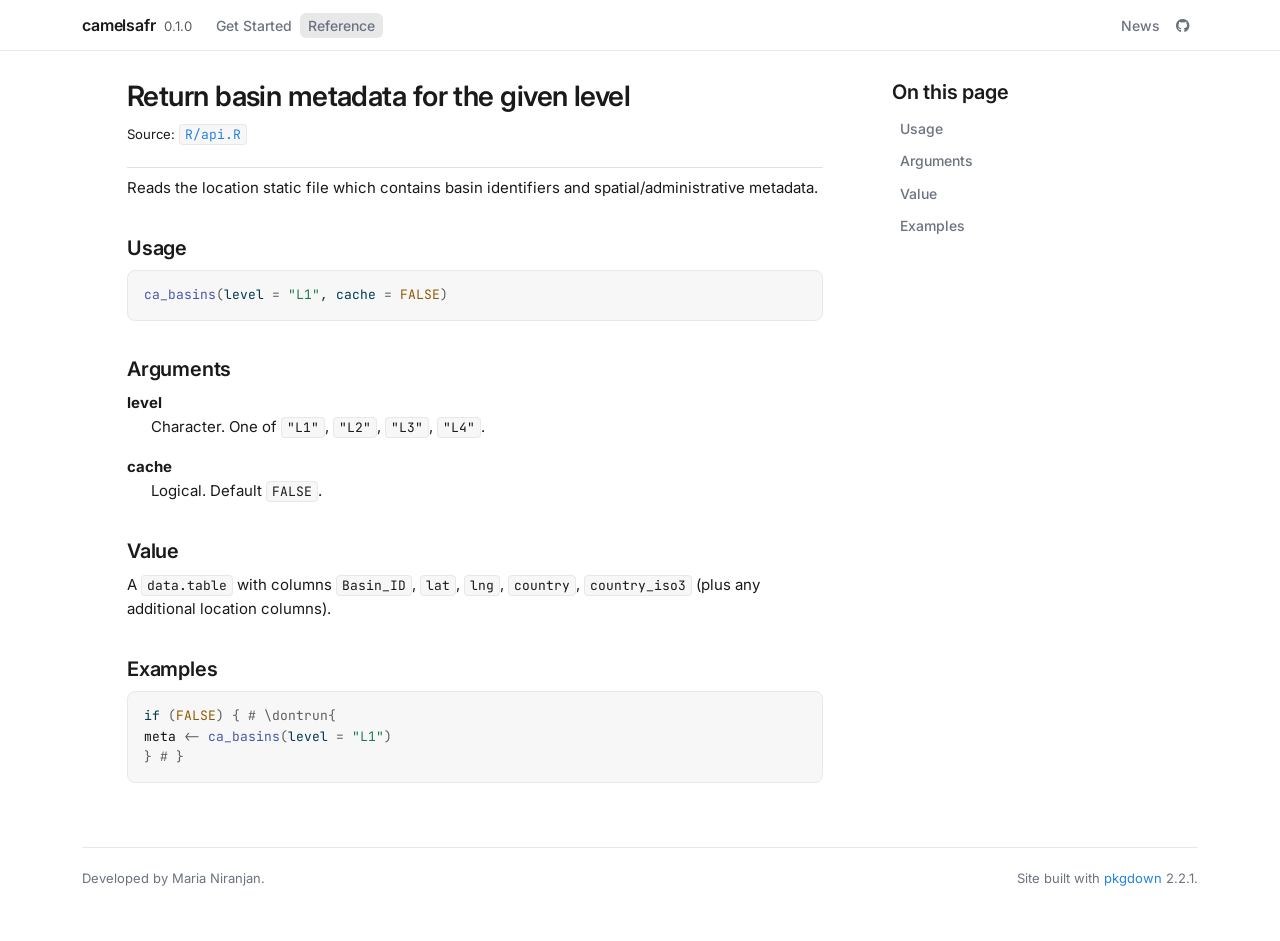
<file: reference/ca_basins.html>
<!DOCTYPE html>
<!-- Generated by pkgdown: do not edit by hand --><html lang="en"><head><meta http-equiv="Content-Type" content="text/html; charset=UTF-8"><meta charset="utf-8"><meta http-equiv="X-UA-Compatible" content="IE=edge"><meta name="viewport" content="width=device-width, initial-scale=1, shrink-to-fit=no"><title>Return basin metadata for the given level — ca_basins • camelsafr</title><script src="../deps/jquery-3.6.0/jquery-3.6.0.min.js"></script><meta name="viewport" content="width=device-width, initial-scale=1, shrink-to-fit=no"><link href="../deps/bootstrap-5.3.8/bootstrap.min.css" rel="stylesheet"><script src="../deps/bootstrap-5.3.8/bootstrap.bundle.min.js"></script><link href="../deps/font-awesome-6.5.2/css/all.min.css" rel="stylesheet"><link href="../deps/font-awesome-6.5.2/css/v4-shims.min.css" rel="stylesheet"><script src="../deps/headroom-0.11.0/headroom.min.js"></script><script src="../deps/headroom-0.11.0/jQuery.headroom.min.js"></script><script src="../deps/bootstrap-toc-1.0.1/bootstrap-toc.min.js"></script><script src="../deps/clipboard.js-2.0.11/clipboard.min.js"></script><script src="../deps/search-1.0.0/autocomplete.jquery.min.js"></script><script src="../deps/search-1.0.0/fuse.min.js"></script><script src="../deps/search-1.0.0/mark.min.js"></script><!-- pkgdown --><script src="../pkgdown.js"></script><link href="../extra.css" rel="stylesheet"><meta property="og:title" content="Return basin metadata for the given level — ca_basins"><meta name="description" content="Reads the location static file which contains basin identifiers and
spatial/administrative metadata."><meta property="og:description" content="Reads the location static file which contains basin identifiers and
spatial/administrative metadata."><link rel="preconnect" href="https://fonts.googleapis.com"><link rel="preconnect" href="https://fonts.gstatic.com" crossorigin><link href="https://fonts.googleapis.com/css2?family=Inter:wght@400;500;600&amp;family=JetBrains+Mono:wght@400;500&amp;display=swap" rel="stylesheet"></head><body>
    <a href="#main" class="visually-hidden-focusable">Skip to contents</a>


    <nav class="navbar navbar-expand-lg fixed-top bg-light" data-bs-theme="light" aria-label="Site navigation"><div class="container">

    <a class="navbar-brand me-2" href="../index.html">camelsafr</a>

    <small class="nav-text text-muted me-auto" data-bs-toggle="tooltip" data-bs-placement="bottom" title="">0.1.0</small>


    <button class="navbar-toggler" type="button" data-bs-toggle="collapse" data-bs-target="#navbar" aria-controls="navbar" aria-expanded="false" aria-label="Toggle navigation">
      <span class="navbar-toggler-icon"></span>
    </button>

    <div id="navbar" class="collapse navbar-collapse ms-3">
      <ul class="navbar-nav me-auto"><li class="nav-item"><a class="nav-link" href="../articles/quickstart.html">Get Started</a></li>
<li class="active nav-item"><a class="nav-link" href="../reference/index.html">Reference</a></li>
      </ul><ul class="navbar-nav"><li class="nav-item"><a class="nav-link" href="../news/index.html">News</a></li>
<li class="nav-item"><a class="external-link nav-link" href="https://github.com/s19835/camelsafr-r" aria-label="GitHub"><span class="fa fab fa-github"></span></a></li>
      </ul></div>


  </div>
</nav><div class="container template-reference-topic">
<div class="row">
  <main id="main" class="col-md-9"><div class="page-header">

      <h1>Return basin metadata for the given level</h1>
      <small class="dont-index">Source: <a href="https://github.com/s19835/camelsafr-r/blob/main/R/api.R" class="external-link"><code>R/api.R</code></a></small>
      <div class="d-none name"><code>ca_basins.Rd</code></div>
    </div>

    <div class="ref-description section level2">
    <p>Reads the location static file which contains basin identifiers and
spatial/administrative metadata.</p>
    </div>

    <div class="section level2">
    <h2 id="ref-usage">Usage<a class="anchor" aria-label="anchor" href="#ref-usage"></a></h2>
    <div class="sourceCode"><pre class="sourceCode r"><code><span><span class="fu">ca_basins</span><span class="op">(</span>level <span class="op">=</span> <span class="st">"L1"</span>, cache <span class="op">=</span> <span class="cn">FALSE</span><span class="op">)</span></span></code></pre></div>
    </div>

    <div class="section level2">
    <h2 id="arguments">Arguments<a class="anchor" aria-label="anchor" href="#arguments"></a></h2>


<dl><dt id="arg-level">level<a class="anchor" aria-label="anchor" href="#arg-level"></a></dt>
<dd><p>Character. One of <code>"L1"</code>, <code>"L2"</code>, <code>"L3"</code>, <code>"L4"</code>.</p></dd>


<dt id="arg-cache">cache<a class="anchor" aria-label="anchor" href="#arg-cache"></a></dt>
<dd><p>Logical. Default <code>FALSE</code>.</p></dd>

</dl></div>
    <div class="section level2">
    <h2 id="value">Value<a class="anchor" aria-label="anchor" href="#value"></a></h2>
    <p>A <code>data.table</code> with columns <code>Basin_ID</code>, <code>lat</code>, <code>lng</code>,
  <code>country</code>, <code>country_iso3</code> (plus any additional location columns).</p>
    </div>

    <div class="section level2">
    <h2 id="ref-examples">Examples<a class="anchor" aria-label="anchor" href="#ref-examples"></a></h2>
    <div class="sourceCode"><pre class="sourceCode r"><code><span class="r-in"><span><span class="kw">if</span> <span class="op">(</span><span class="cn">FALSE</span><span class="op">)</span> <span class="op">{</span> <span class="co"># \dontrun{</span></span></span>
<span class="r-in"><span><span class="va">meta</span> <span class="op">&lt;-</span> <span class="fu">ca_basins</span><span class="op">(</span>level <span class="op">=</span> <span class="st">"L1"</span><span class="op">)</span></span></span>
<span class="r-in"><span><span class="op">}</span> <span class="co"># }</span></span></span>
</code></pre></div>
    </div>
  </main><aside class="col-md-3"><nav id="toc" aria-label="Table of contents"><h2>On this page</h2>
    </nav></aside></div>


    <footer><div class="pkgdown-footer-left">
  <p>Developed by Maria Niranjan.</p>
</div>

<div class="pkgdown-footer-right">
  <p>Site built with <a href="https://pkgdown.r-lib.org/" class="external-link">pkgdown</a> 2.2.1.</p>
</div>

    </footer></div>





  </body></html>
</file>
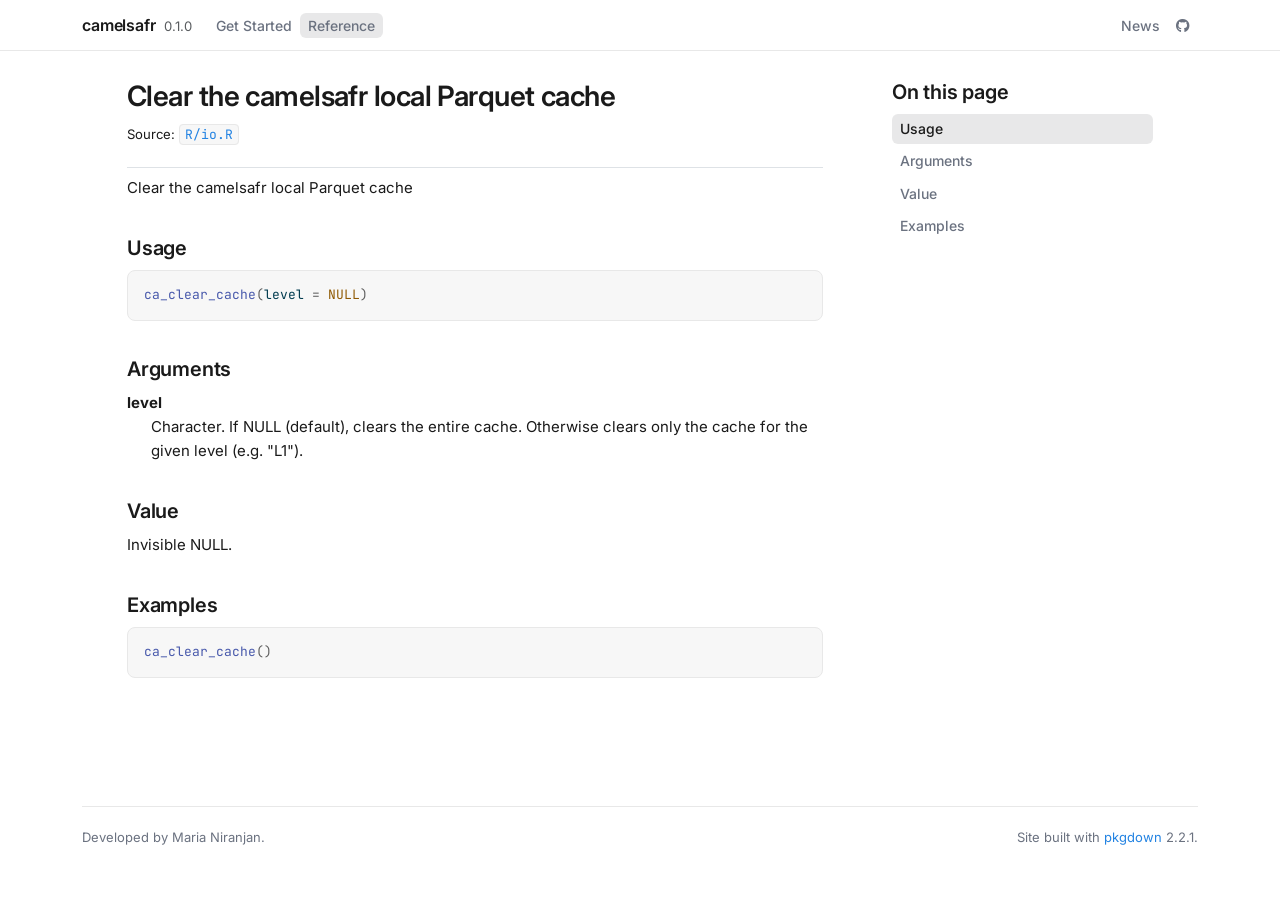
<file: reference/ca_clear_cache.html>
<!DOCTYPE html>
<!-- Generated by pkgdown: do not edit by hand --><html lang="en"><head><meta http-equiv="Content-Type" content="text/html; charset=UTF-8"><meta charset="utf-8"><meta http-equiv="X-UA-Compatible" content="IE=edge"><meta name="viewport" content="width=device-width, initial-scale=1, shrink-to-fit=no"><title>Clear the camelsafr local Parquet cache — ca_clear_cache • camelsafr</title><script src="../deps/jquery-3.6.0/jquery-3.6.0.min.js"></script><meta name="viewport" content="width=device-width, initial-scale=1, shrink-to-fit=no"><link href="../deps/bootstrap-5.3.8/bootstrap.min.css" rel="stylesheet"><script src="../deps/bootstrap-5.3.8/bootstrap.bundle.min.js"></script><link href="../deps/font-awesome-6.5.2/css/all.min.css" rel="stylesheet"><link href="../deps/font-awesome-6.5.2/css/v4-shims.min.css" rel="stylesheet"><script src="../deps/headroom-0.11.0/headroom.min.js"></script><script src="../deps/headroom-0.11.0/jQuery.headroom.min.js"></script><script src="../deps/bootstrap-toc-1.0.1/bootstrap-toc.min.js"></script><script src="../deps/clipboard.js-2.0.11/clipboard.min.js"></script><script src="../deps/search-1.0.0/autocomplete.jquery.min.js"></script><script src="../deps/search-1.0.0/fuse.min.js"></script><script src="../deps/search-1.0.0/mark.min.js"></script><!-- pkgdown --><script src="../pkgdown.js"></script><link href="../extra.css" rel="stylesheet"><meta property="og:title" content="Clear the camelsafr local Parquet cache — ca_clear_cache"><meta name="description" content="Clear the camelsafr local Parquet cache"><meta property="og:description" content="Clear the camelsafr local Parquet cache"><link rel="preconnect" href="https://fonts.googleapis.com"><link rel="preconnect" href="https://fonts.gstatic.com" crossorigin><link href="https://fonts.googleapis.com/css2?family=Inter:wght@400;500;600&amp;family=JetBrains+Mono:wght@400;500&amp;display=swap" rel="stylesheet"></head><body>
    <a href="#main" class="visually-hidden-focusable">Skip to contents</a>


    <nav class="navbar navbar-expand-lg fixed-top bg-light" data-bs-theme="light" aria-label="Site navigation"><div class="container">

    <a class="navbar-brand me-2" href="../index.html">camelsafr</a>

    <small class="nav-text text-muted me-auto" data-bs-toggle="tooltip" data-bs-placement="bottom" title="">0.1.0</small>


    <button class="navbar-toggler" type="button" data-bs-toggle="collapse" data-bs-target="#navbar" aria-controls="navbar" aria-expanded="false" aria-label="Toggle navigation">
      <span class="navbar-toggler-icon"></span>
    </button>

    <div id="navbar" class="collapse navbar-collapse ms-3">
      <ul class="navbar-nav me-auto"><li class="nav-item"><a class="nav-link" href="../articles/quickstart.html">Get Started</a></li>
<li class="active nav-item"><a class="nav-link" href="../reference/index.html">Reference</a></li>
      </ul><ul class="navbar-nav"><li class="nav-item"><a class="nav-link" href="../news/index.html">News</a></li>
<li class="nav-item"><a class="external-link nav-link" href="https://github.com/s19835/camelsafr-r" aria-label="GitHub"><span class="fa fab fa-github"></span></a></li>
      </ul></div>


  </div>
</nav><div class="container template-reference-topic">
<div class="row">
  <main id="main" class="col-md-9"><div class="page-header">

      <h1>Clear the camelsafr local Parquet cache</h1>
      <small class="dont-index">Source: <a href="https://github.com/s19835/camelsafr-r/blob/main/R/io.R" class="external-link"><code>R/io.R</code></a></small>
      <div class="d-none name"><code>ca_clear_cache.Rd</code></div>
    </div>

    <div class="ref-description section level2">
    <p>Clear the camelsafr local Parquet cache</p>
    </div>

    <div class="section level2">
    <h2 id="ref-usage">Usage<a class="anchor" aria-label="anchor" href="#ref-usage"></a></h2>
    <div class="sourceCode"><pre class="sourceCode r"><code><span><span class="fu">ca_clear_cache</span><span class="op">(</span>level <span class="op">=</span> <span class="cn">NULL</span><span class="op">)</span></span></code></pre></div>
    </div>

    <div class="section level2">
    <h2 id="arguments">Arguments<a class="anchor" aria-label="anchor" href="#arguments"></a></h2>


<dl><dt id="arg-level">level<a class="anchor" aria-label="anchor" href="#arg-level"></a></dt>
<dd><p>Character. If NULL (default), clears the entire cache.
Otherwise clears only the cache for the given level (e.g. "L1").</p></dd>

</dl></div>
    <div class="section level2">
    <h2 id="value">Value<a class="anchor" aria-label="anchor" href="#value"></a></h2>
    <p>Invisible NULL.</p>
    </div>

    <div class="section level2">
    <h2 id="ref-examples">Examples<a class="anchor" aria-label="anchor" href="#ref-examples"></a></h2>
    <div class="sourceCode"><pre class="sourceCode r"><code><span class="r-in"><span><span class="fu">ca_clear_cache</span><span class="op">(</span><span class="op">)</span></span></span>
</code></pre></div>
    </div>
  </main><aside class="col-md-3"><nav id="toc" aria-label="Table of contents"><h2>On this page</h2>
    </nav></aside></div>


    <footer><div class="pkgdown-footer-left">
  <p>Developed by Maria Niranjan.</p>
</div>

<div class="pkgdown-footer-right">
  <p>Site built with <a href="https://pkgdown.r-lib.org/" class="external-link">pkgdown</a> 2.2.1.</p>
</div>

    </footer></div>





  </body></html>
</file>
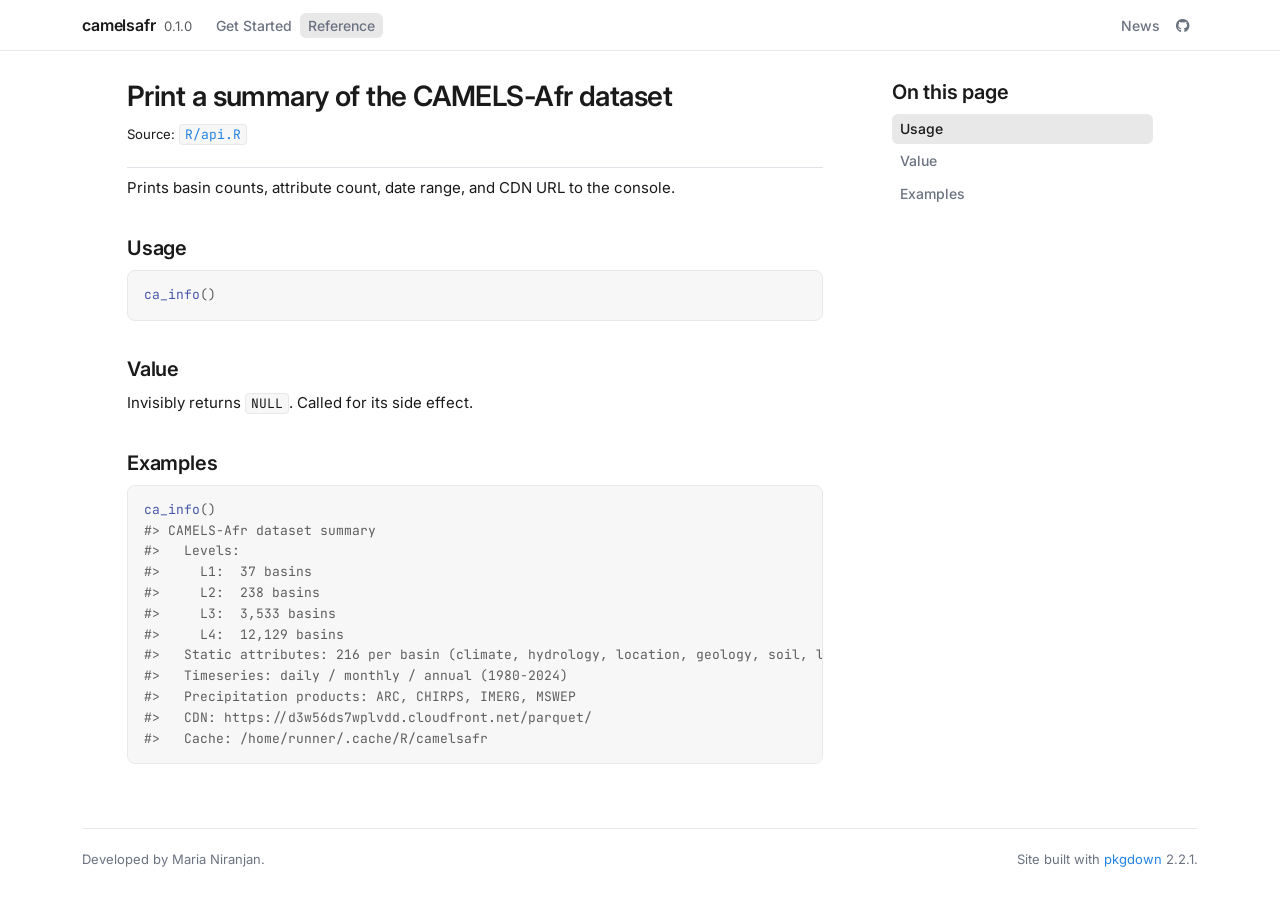
<file: reference/ca_info.html>
<!DOCTYPE html>
<!-- Generated by pkgdown: do not edit by hand --><html lang="en"><head><meta http-equiv="Content-Type" content="text/html; charset=UTF-8"><meta charset="utf-8"><meta http-equiv="X-UA-Compatible" content="IE=edge"><meta name="viewport" content="width=device-width, initial-scale=1, shrink-to-fit=no"><title>Print a summary of the CAMELS-Afr dataset — ca_info • camelsafr</title><script src="../deps/jquery-3.6.0/jquery-3.6.0.min.js"></script><meta name="viewport" content="width=device-width, initial-scale=1, shrink-to-fit=no"><link href="../deps/bootstrap-5.3.8/bootstrap.min.css" rel="stylesheet"><script src="../deps/bootstrap-5.3.8/bootstrap.bundle.min.js"></script><link href="../deps/font-awesome-6.5.2/css/all.min.css" rel="stylesheet"><link href="../deps/font-awesome-6.5.2/css/v4-shims.min.css" rel="stylesheet"><script src="../deps/headroom-0.11.0/headroom.min.js"></script><script src="../deps/headroom-0.11.0/jQuery.headroom.min.js"></script><script src="../deps/bootstrap-toc-1.0.1/bootstrap-toc.min.js"></script><script src="../deps/clipboard.js-2.0.11/clipboard.min.js"></script><script src="../deps/search-1.0.0/autocomplete.jquery.min.js"></script><script src="../deps/search-1.0.0/fuse.min.js"></script><script src="../deps/search-1.0.0/mark.min.js"></script><!-- pkgdown --><script src="../pkgdown.js"></script><link href="../extra.css" rel="stylesheet"><meta property="og:title" content="Print a summary of the CAMELS-Afr dataset — ca_info"><meta name="description" content="Prints basin counts, attribute count, date range, and CDN URL to the console."><meta property="og:description" content="Prints basin counts, attribute count, date range, and CDN URL to the console."><link rel="preconnect" href="https://fonts.googleapis.com"><link rel="preconnect" href="https://fonts.gstatic.com" crossorigin><link href="https://fonts.googleapis.com/css2?family=Inter:wght@400;500;600&amp;family=JetBrains+Mono:wght@400;500&amp;display=swap" rel="stylesheet"></head><body>
    <a href="#main" class="visually-hidden-focusable">Skip to contents</a>


    <nav class="navbar navbar-expand-lg fixed-top bg-light" data-bs-theme="light" aria-label="Site navigation"><div class="container">

    <a class="navbar-brand me-2" href="../index.html">camelsafr</a>

    <small class="nav-text text-muted me-auto" data-bs-toggle="tooltip" data-bs-placement="bottom" title="">0.1.0</small>


    <button class="navbar-toggler" type="button" data-bs-toggle="collapse" data-bs-target="#navbar" aria-controls="navbar" aria-expanded="false" aria-label="Toggle navigation">
      <span class="navbar-toggler-icon"></span>
    </button>

    <div id="navbar" class="collapse navbar-collapse ms-3">
      <ul class="navbar-nav me-auto"><li class="nav-item"><a class="nav-link" href="../articles/quickstart.html">Get Started</a></li>
<li class="active nav-item"><a class="nav-link" href="../reference/index.html">Reference</a></li>
      </ul><ul class="navbar-nav"><li class="nav-item"><a class="nav-link" href="../news/index.html">News</a></li>
<li class="nav-item"><a class="external-link nav-link" href="https://github.com/s19835/camelsafr-r" aria-label="GitHub"><span class="fa fab fa-github"></span></a></li>
      </ul></div>


  </div>
</nav><div class="container template-reference-topic">
<div class="row">
  <main id="main" class="col-md-9"><div class="page-header">

      <h1>Print a summary of the CAMELS-Afr dataset</h1>
      <small class="dont-index">Source: <a href="https://github.com/s19835/camelsafr-r/blob/main/R/api.R" class="external-link"><code>R/api.R</code></a></small>
      <div class="d-none name"><code>ca_info.Rd</code></div>
    </div>

    <div class="ref-description section level2">
    <p>Prints basin counts, attribute count, date range, and CDN URL to the console.</p>
    </div>

    <div class="section level2">
    <h2 id="ref-usage">Usage<a class="anchor" aria-label="anchor" href="#ref-usage"></a></h2>
    <div class="sourceCode"><pre class="sourceCode r"><code><span><span class="fu">ca_info</span><span class="op">(</span><span class="op">)</span></span></code></pre></div>
    </div>

    <div class="section level2">
    <h2 id="value">Value<a class="anchor" aria-label="anchor" href="#value"></a></h2>
    <p>Invisibly returns <code>NULL</code>. Called for its side effect.</p>
    </div>

    <div class="section level2">
    <h2 id="ref-examples">Examples<a class="anchor" aria-label="anchor" href="#ref-examples"></a></h2>
    <div class="sourceCode"><pre class="sourceCode r"><code><span class="r-in"><span><span class="fu">ca_info</span><span class="op">(</span><span class="op">)</span></span></span>
<span class="r-out co"><span class="r-pr">#&gt;</span> CAMELS-Afr dataset summary</span>
<span class="r-out co"><span class="r-pr">#&gt;</span>   Levels:</span>
<span class="r-out co"><span class="r-pr">#&gt;</span>     L1:  37 basins</span>
<span class="r-out co"><span class="r-pr">#&gt;</span>     L2:  238 basins</span>
<span class="r-out co"><span class="r-pr">#&gt;</span>     L3:  3,533 basins</span>
<span class="r-out co"><span class="r-pr">#&gt;</span>     L4:  12,129 basins</span>
<span class="r-out co"><span class="r-pr">#&gt;</span>   Static attributes: 216 per basin (climate, hydrology, location, geology, soil, land cover)</span>
<span class="r-out co"><span class="r-pr">#&gt;</span>   Timeseries: daily / monthly / annual (1980-2024)</span>
<span class="r-out co"><span class="r-pr">#&gt;</span>   Precipitation products: ARC, CHIRPS, IMERG, MSWEP</span>
<span class="r-out co"><span class="r-pr">#&gt;</span>   CDN: https://d3w56ds7wplvdd.cloudfront.net/parquet/ </span>
<span class="r-out co"><span class="r-pr">#&gt;</span>   Cache: /home/runner/.cache/R/camelsafr </span>
</code></pre></div>
    </div>
  </main><aside class="col-md-3"><nav id="toc" aria-label="Table of contents"><h2>On this page</h2>
    </nav></aside></div>


    <footer><div class="pkgdown-footer-left">
  <p>Developed by Maria Niranjan.</p>
</div>

<div class="pkgdown-footer-right">
  <p>Site built with <a href="https://pkgdown.r-lib.org/" class="external-link">pkgdown</a> 2.2.1.</p>
</div>

    </footer></div>





  </body></html>
</file>
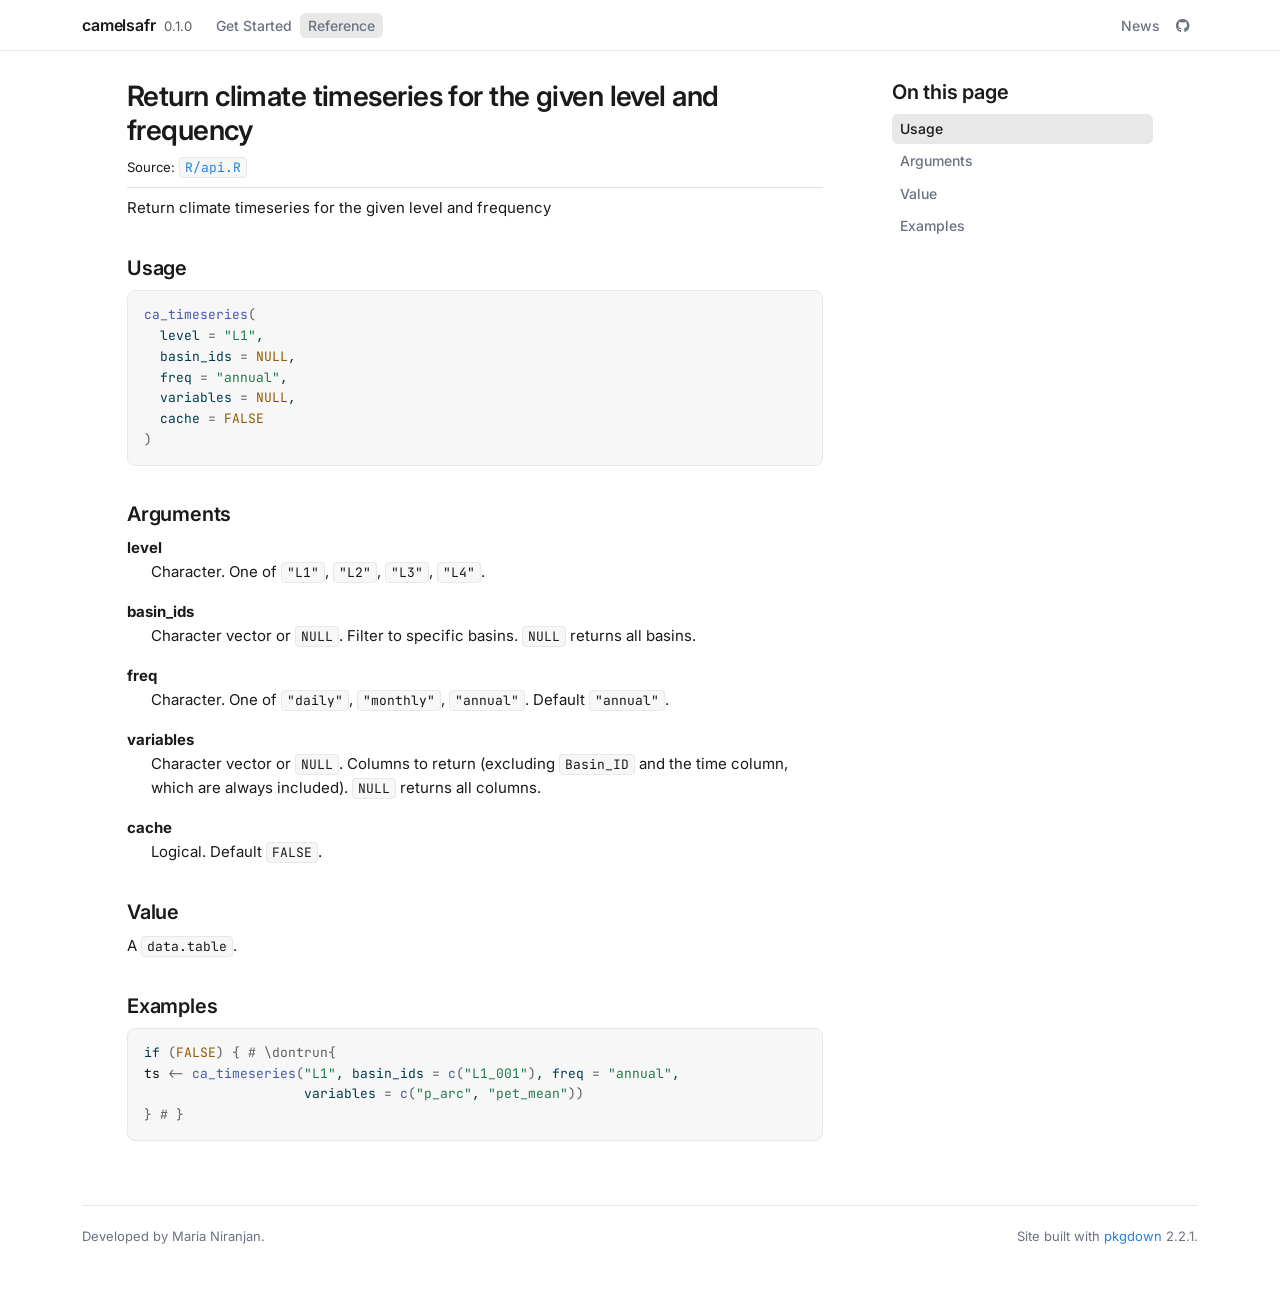
<file: reference/ca_timeseries.html>
<!DOCTYPE html>
<!-- Generated by pkgdown: do not edit by hand --><html lang="en"><head><meta http-equiv="Content-Type" content="text/html; charset=UTF-8"><meta charset="utf-8"><meta http-equiv="X-UA-Compatible" content="IE=edge"><meta name="viewport" content="width=device-width, initial-scale=1, shrink-to-fit=no"><title>Return climate timeseries for the given level and frequency — ca_timeseries • camelsafr</title><script src="../deps/jquery-3.6.0/jquery-3.6.0.min.js"></script><meta name="viewport" content="width=device-width, initial-scale=1, shrink-to-fit=no"><link href="../deps/bootstrap-5.3.8/bootstrap.min.css" rel="stylesheet"><script src="../deps/bootstrap-5.3.8/bootstrap.bundle.min.js"></script><link href="../deps/font-awesome-6.5.2/css/all.min.css" rel="stylesheet"><link href="../deps/font-awesome-6.5.2/css/v4-shims.min.css" rel="stylesheet"><script src="../deps/headroom-0.11.0/headroom.min.js"></script><script src="../deps/headroom-0.11.0/jQuery.headroom.min.js"></script><script src="../deps/bootstrap-toc-1.0.1/bootstrap-toc.min.js"></script><script src="../deps/clipboard.js-2.0.11/clipboard.min.js"></script><script src="../deps/search-1.0.0/autocomplete.jquery.min.js"></script><script src="../deps/search-1.0.0/fuse.min.js"></script><script src="../deps/search-1.0.0/mark.min.js"></script><!-- pkgdown --><script src="../pkgdown.js"></script><link href="../extra.css" rel="stylesheet"><meta property="og:title" content="Return climate timeseries for the given level and frequency — ca_timeseries"><meta name="description" content="Return climate timeseries for the given level and frequency"><meta property="og:description" content="Return climate timeseries for the given level and frequency"><link rel="preconnect" href="https://fonts.googleapis.com"><link rel="preconnect" href="https://fonts.gstatic.com" crossorigin><link href="https://fonts.googleapis.com/css2?family=Inter:wght@400;500;600&amp;family=JetBrains+Mono:wght@400;500&amp;display=swap" rel="stylesheet"></head><body>
    <a href="#main" class="visually-hidden-focusable">Skip to contents</a>


    <nav class="navbar navbar-expand-lg fixed-top bg-light" data-bs-theme="light" aria-label="Site navigation"><div class="container">

    <a class="navbar-brand me-2" href="../index.html">camelsafr</a>

    <small class="nav-text text-muted me-auto" data-bs-toggle="tooltip" data-bs-placement="bottom" title="">0.1.0</small>


    <button class="navbar-toggler" type="button" data-bs-toggle="collapse" data-bs-target="#navbar" aria-controls="navbar" aria-expanded="false" aria-label="Toggle navigation">
      <span class="navbar-toggler-icon"></span>
    </button>

    <div id="navbar" class="collapse navbar-collapse ms-3">
      <ul class="navbar-nav me-auto"><li class="nav-item"><a class="nav-link" href="../articles/quickstart.html">Get Started</a></li>
<li class="active nav-item"><a class="nav-link" href="../reference/index.html">Reference</a></li>
      </ul><ul class="navbar-nav"><li class="nav-item"><a class="nav-link" href="../news/index.html">News</a></li>
<li class="nav-item"><a class="external-link nav-link" href="https://github.com/s19835/camelsafr-r" aria-label="GitHub"><span class="fa fab fa-github"></span></a></li>
      </ul></div>


  </div>
</nav><div class="container template-reference-topic">
<div class="row">
  <main id="main" class="col-md-9"><div class="page-header">

      <h1>Return climate timeseries for the given level and frequency</h1>
      <small class="dont-index">Source: <a href="https://github.com/s19835/camelsafr-r/blob/main/R/api.R" class="external-link"><code>R/api.R</code></a></small>
      <div class="d-none name"><code>ca_timeseries.Rd</code></div>
    </div>

    <div class="ref-description section level2">
    <p>Return climate timeseries for the given level and frequency</p>
    </div>

    <div class="section level2">
    <h2 id="ref-usage">Usage<a class="anchor" aria-label="anchor" href="#ref-usage"></a></h2>
    <div class="sourceCode"><pre class="sourceCode r"><code><span><span class="fu">ca_timeseries</span><span class="op">(</span></span>
<span>  level <span class="op">=</span> <span class="st">"L1"</span>,</span>
<span>  basin_ids <span class="op">=</span> <span class="cn">NULL</span>,</span>
<span>  freq <span class="op">=</span> <span class="st">"annual"</span>,</span>
<span>  variables <span class="op">=</span> <span class="cn">NULL</span>,</span>
<span>  cache <span class="op">=</span> <span class="cn">FALSE</span></span>
<span><span class="op">)</span></span></code></pre></div>
    </div>

    <div class="section level2">
    <h2 id="arguments">Arguments<a class="anchor" aria-label="anchor" href="#arguments"></a></h2>


<dl><dt id="arg-level">level<a class="anchor" aria-label="anchor" href="#arg-level"></a></dt>
<dd><p>Character. One of <code>"L1"</code>, <code>"L2"</code>, <code>"L3"</code>, <code>"L4"</code>.</p></dd>


<dt id="arg-basin-ids">basin_ids<a class="anchor" aria-label="anchor" href="#arg-basin-ids"></a></dt>
<dd><p>Character vector or <code>NULL</code>. Filter to specific basins.
<code>NULL</code> returns all basins.</p></dd>


<dt id="arg-freq">freq<a class="anchor" aria-label="anchor" href="#arg-freq"></a></dt>
<dd><p>Character. One of <code>"daily"</code>, <code>"monthly"</code>, <code>"annual"</code>.
Default <code>"annual"</code>.</p></dd>


<dt id="arg-variables">variables<a class="anchor" aria-label="anchor" href="#arg-variables"></a></dt>
<dd><p>Character vector or <code>NULL</code>. Columns to return (excluding
<code>Basin_ID</code> and the time column, which are always included). <code>NULL</code>
returns all columns.</p></dd>


<dt id="arg-cache">cache<a class="anchor" aria-label="anchor" href="#arg-cache"></a></dt>
<dd><p>Logical. Default <code>FALSE</code>.</p></dd>

</dl></div>
    <div class="section level2">
    <h2 id="value">Value<a class="anchor" aria-label="anchor" href="#value"></a></h2>
    <p>A <code>data.table</code>.</p>
    </div>

    <div class="section level2">
    <h2 id="ref-examples">Examples<a class="anchor" aria-label="anchor" href="#ref-examples"></a></h2>
    <div class="sourceCode"><pre class="sourceCode r"><code><span class="r-in"><span><span class="kw">if</span> <span class="op">(</span><span class="cn">FALSE</span><span class="op">)</span> <span class="op">{</span> <span class="co"># \dontrun{</span></span></span>
<span class="r-in"><span><span class="va">ts</span> <span class="op">&lt;-</span> <span class="fu">ca_timeseries</span><span class="op">(</span><span class="st">"L1"</span>, basin_ids <span class="op">=</span> <span class="fu"><a href="https://rdrr.io/r/base/c.html" class="external-link">c</a></span><span class="op">(</span><span class="st">"L1_001"</span><span class="op">)</span>, freq <span class="op">=</span> <span class="st">"annual"</span>,</span></span>
<span class="r-in"><span>                    variables <span class="op">=</span> <span class="fu"><a href="https://rdrr.io/r/base/c.html" class="external-link">c</a></span><span class="op">(</span><span class="st">"p_arc"</span>, <span class="st">"pet_mean"</span><span class="op">)</span><span class="op">)</span></span></span>
<span class="r-in"><span><span class="op">}</span> <span class="co"># }</span></span></span>
</code></pre></div>
    </div>
  </main><aside class="col-md-3"><nav id="toc" aria-label="Table of contents"><h2>On this page</h2>
    </nav></aside></div>


    <footer><div class="pkgdown-footer-left">
  <p>Developed by Maria Niranjan.</p>
</div>

<div class="pkgdown-footer-right">
  <p>Site built with <a href="https://pkgdown.r-lib.org/" class="external-link">pkgdown</a> 2.2.1.</p>
</div>

    </footer></div>





  </body></html>
</file>
<file: extra.css>
/* ── Fonts ─────────────────────────────────────────────── */
body, .navbar, .sidebar, h1, h2, h3, h4, h5, h6 {
  font-family: 'Inter', system-ui, -apple-system, sans-serif;
}
code, pre, .sourceCode {
  font-family: 'JetBrains Mono', 'Fira Mono', monospace;
}

/* ── Global ─────────────────────────────────────────────── */
body {
  background: #ffffff;
  color: #1a1a1a;
  font-size: 15px;
  line-height: 1.6;
}

/* ── Content width (exclude navbar which needs full width) ── */
main .container,
.row-offcanvas .container,
.container-fluid:not(.navbar > .container-fluid) {
  max-width: 960px;
}
.row > .col-md-9 {
  max-width: 720px;
}

/* ── Navbar ─────────────────────────────────────────────── */
.navbar,
.navbar.bg-light,
.navbar[data-bs-theme="light"] {
  background: #ffffff !important;
  background-color: #ffffff !important;
  --bs-navbar-bg: #ffffff;
  border-bottom: 1px solid #e8e8e8 !important;
  box-shadow: none !important;
  padding: 10px 0;
}
.navbar-brand {
  font-weight: 600;
  font-size: 16px;
  color: #1a1a1a !important;
  letter-spacing: -0.01em;
}
.navbar-nav .nav-link {
  color: #6b7280 !important;
  font-size: 14px;
  font-weight: 500;
  padding: 4px 12px;
  border-radius: 6px;
  transition: background 0.15s, color 0.15s;
}
.navbar-nav .nav-link:hover,
.navbar-nav .nav-link.active {
  color: #1a1a1a !important;
  background: #f1f1ef;
}

/* ── Headings ───────────────────────────────────────────── */
h1 { font-size: 28px; font-weight: 600; letter-spacing: -0.02em; margin-bottom: 8px; }
h2 { font-size: 20px; font-weight: 600; letter-spacing: -0.01em; margin-top: 36px; margin-bottom: 10px; }
h3 { font-size: 16px; font-weight: 600; margin-top: 24px; }

/* ── Links ──────────────────────────────────────────────── */
a { color: #2383e2; text-decoration: none; }
a:hover { text-decoration: underline; }

/* ── Code blocks ────────────────────────────────────────── */
/* Target pre only — div.sourceCode is pkgdown's outer wrapper, not the code block */
pre {
  background: #f7f7f7 !important;
  border: 1px solid #e8e8e8 !important;
  border-radius: 8px !important;
  font-size: 13px;
  padding: 14px 16px;
  box-shadow: none !important;
}
div.sourceCode {
  background: transparent !important;
  border: none !important;
  box-shadow: none !important;
  padding: 0 !important;
}
code {
  background: #f7f7f7;
  border: 1px solid #e8e8e8;
  border-radius: 4px;
  padding: 1px 5px;
  font-size: 13px;
  color: #1a1a1a;
}
pre code {
  background: transparent;
  border: none;
  padding: 0;
}

/* ── Sidebar (reference) ────────────────────────────────── */
.sidebar {
  border-right: 1px solid #e8e8e8;
  background: #ffffff;
  padding-right: 24px;
}
.sidebar .nav-link {
  font-size: 13.5px;
  color: #6b7280;
  border-radius: 6px;
  padding: 3px 10px;
  transition: background 0.12s, color 0.12s;
}
.sidebar .nav-link:hover,
.sidebar .nav-link.active {
  background: #f1f1ef;
  color: #1a1a1a;
}
.sidebar .nav-item .nav-link.active {
  font-weight: 500;
}

/* ── Tables ─────────────────────────────────────────────── */
table {
  border-collapse: collapse;
  width: 100%;
  font-size: 14px;
}
th, td {
  border: 1px solid #e8e8e8;
  padding: 8px 12px;
  text-align: left;
}
th {
  background: #f7f7f7;
  font-weight: 600;
}

/* ── Feature cards (homepage) ───────────────────────────── */
.ca-cards {
  display: grid;
  grid-template-columns: repeat(3, 1fr);
  gap: 16px;
  margin: 24px 0 32px;
  align-items: stretch;
}
.ca-card {
  border: 1px solid #e8e8e8;
  border-radius: 12px;
  padding: 20px;
  background: #ffffff;
  display: flex;
  flex-direction: column;
}
.ca-card-fn {
  font-family: 'JetBrains Mono', monospace;
  font-size: 13px;
  font-weight: 500;
  color: #2383e2;
  margin-bottom: 8px;
}
.ca-card-desc {
  font-size: 13.5px;
  color: #6b7280;
  line-height: 1.5;
}

/* ── Footer ─────────────────────────────────────────────── */
footer {
  border-top: 1px solid #e8e8e8;
  background: #ffffff;
  color: #6b7280;
  font-size: 13px;
  padding: 20px 0;
  margin-top: 48px;
}

/* ── Remove Bootstrap shadows/rounded corners ───────────── */
.card { border: 1px solid #e8e8e8; border-radius: 12px; box-shadow: none; }
.btn { box-shadow: none; }
hr { border-color: #e8e8e8; }
</file>
<file: deps/font-awesome-6.5.2/css/v4-shims.min.css>
/*!
 * Font Awesome Free 6.5.2 by @fontawesome - https://fontawesome.com
 * License - https://fontawesome.com/license/free (Icons: CC BY 4.0, Fonts: SIL OFL 1.1, Code: MIT License)
 * Copyright 2024 Fonticons, Inc.
 */
.fa.fa-glass:before{content:"\f000"}.fa.fa-envelope-o{font-family:"Font Awesome 6 Free";font-weight:400}.fa.fa-envelope-o:before{content:"\f0e0"}.fa.fa-star-o{font-family:"Font Awesome 6 Free";font-weight:400}.fa.fa-star-o:before{content:"\f005"}.fa.fa-close:before,.fa.fa-remove:before{content:"\f00d"}.fa.fa-gear:before{content:"\f013"}.fa.fa-trash-o{font-family:"Font Awesome 6 Free";font-weight:400}.fa.fa-trash-o:before{content:"\f2ed"}.fa.fa-home:before{content:"\f015"}.fa.fa-file-o{font-family:"Font Awesome 6 Free";font-weight:400}.fa.fa-file-o:before{content:"\f15b"}.fa.fa-clock-o{font-family:"Font Awesome 6 Free";font-weight:400}.fa.fa-clock-o:before{content:"\f017"}.fa.fa-arrow-circle-o-down{font-family:"Font Awesome 6 Free";font-weight:400}.fa.fa-arrow-circle-o-down:before{content:"\f358"}.fa.fa-arrow-circle-o-up{font-family:"Font Awesome 6 Free";font-weight:400}.fa.fa-arrow-circle-o-up:before{content:"\f35b"}.fa.fa-play-circle-o{font-family:"Font Awesome 6 Free";font-weight:400}.fa.fa-play-circle-o:before{content:"\f144"}.fa.fa-repeat:before,.fa.fa-rotate-right:before{content:"\f01e"}.fa.fa-refresh:before{content:"\f021"}.fa.fa-list-alt{font-family:"Font Awesome 6 Free";font-weight:400}.fa.fa-list-alt:before{content:"\f022"}.fa.fa-dedent:before{content:"\f03b"}.fa.fa-video-camera:before{content:"\f03d"}.fa.fa-picture-o{font-family:"Font Awesome 6 Free";font-weight:400}.fa.fa-picture-o:before{content:"\f03e"}.fa.fa-photo{font-family:"Font Awesome 6 Free";font-weight:400}.fa.fa-photo:before{content:"\f03e"}.fa.fa-image{font-family:"Font Awesome 6 Free";font-weight:400}.fa.fa-image:before{content:"\f03e"}.fa.fa-map-marker:before{content:"\f3c5"}.fa.fa-pencil-square-o{font-family:"Font Awesome 6 Free";font-weight:400}.fa.fa-pencil-square-o:before{content:"\f044"}.fa.fa-edit{font-family:"Font Awesome 6 Free";font-weight:400}.fa.fa-edit:before{content:"\f044"}.fa.fa-share-square-o:before{content:"\f14d"}.fa.fa-check-square-o{font-family:"Font Awesome 6 Free";font-weight:400}.fa.fa-check-square-o:before{content:"\f14a"}.fa.fa-arrows:before{content:"\f0b2"}.fa.fa-times-circle-o{font-family:"Font Awesome 6 Free";font-weight:400}.fa.fa-times-circle-o:before{content:"\f057"}.fa.fa-check-circle-o{font-family:"Font Awesome 6 Free";font-weight:400}.fa.fa-check-circle-o:before{content:"\f058"}.fa.fa-mail-forward:before{content:"\f064"}.fa.fa-expand:before{content:"\f424"}.fa.fa-compress:before{content:"\f422"}.fa.fa-eye,.fa.fa-eye-slash{font-family:"Font Awesome 6 Free";font-weight:400}.fa.fa-warning:before{content:"\f071"}.fa.fa-calendar:before{content:"\f073"}.fa.fa-arrows-v:before{content:"\f338"}.fa.fa-arrows-h:before{content:"\f337"}.fa.fa-bar-chart-o:before,.fa.fa-bar-chart:before{content:"\e0e3"}.fa.fa-twitter-square{font-family:"Font Awesome 6 Brands";font-weight:400}.fa.fa-twitter-square:before{content:"\f081"}.fa.fa-facebook-square{font-family:"Font Awesome 6 Brands";font-weight:400}.fa.fa-facebook-square:before{content:"\f082"}.fa.fa-gears:before{content:"\f085"}.fa.fa-thumbs-o-up{font-family:"Font Awesome 6 Free";font-weight:400}.fa.fa-thumbs-o-up:before{content:"\f164"}.fa.fa-thumbs-o-down{font-family:"Font Awesome 6 Free";font-weight:400}.fa.fa-thumbs-o-down:before{content:"\f165"}.fa.fa-heart-o{font-family:"Font Awesome 6 Free";font-weight:400}.fa.fa-heart-o:before{content:"\f004"}.fa.fa-sign-out:before{content:"\f2f5"}.fa.fa-linkedin-square{font-family:"Font Awesome 6 Brands";font-weight:400}.fa.fa-linkedin-square:before{content:"\f08c"}.fa.fa-thumb-tack:before{content:"\f08d"}.fa.fa-external-link:before{content:"\f35d"}.fa.fa-sign-in:before{content:"\f2f6"}.fa.fa-github-square{font-family:"Font Awesome 6 Brands";font-weight:400}.fa.fa-github-square:before{content:"\f092"}.fa.fa-lemon-o{font-family:"Font Awesome 6 Free";font-weight:400}.fa.fa-lemon-o:before{content:"\f094"}.fa.fa-square-o{font-family:"Font Awesome 6 Free";font-weight:400}.fa.fa-square-o:before{content:"\f0c8"}.fa.fa-bookmark-o{font-family:"Font Awesome 6 Free";font-weight:400}.fa.fa-bookmark-o:before{content:"\f02e"}.fa.fa-facebook,.fa.fa-twitter{font-family:"Font Awesome 6 Brands";font-weight:400}.fa.fa-facebook:before{content:"\f39e"}.fa.fa-facebook-f{font-family:"Font Awesome 6 Brands";font-weight:400}.fa.fa-facebook-f:before{content:"\f39e"}.fa.fa-github{font-family:"Font Awesome 6 Brands";font-weight:400}.fa.fa-credit-card{font-family:"Font Awesome 6 Free";font-weight:400}.fa.fa-feed:before{content:"\f09e"}.fa.fa-hdd-o{font-family:"Font Awesome 6 Free";font-weight:400}.fa.fa-hdd-o:before{content:"\f0a0"}.fa.fa-hand-o-right{font-family:"Font Awesome 6 Free";font-weight:400}.fa.fa-hand-o-right:before{content:"\f0a4"}.fa.fa-hand-o-left{font-family:"Font Awesome 6 Free";font-weight:400}.fa.fa-hand-o-left:before{content:"\f0a5"}.fa.fa-hand-o-up{font-family:"Font Awesome 6 Free";font-weight:400}.fa.fa-hand-o-up:before{content:"\f0a6"}.fa.fa-hand-o-down{font-family:"Font Awesome 6 Free";font-weight:400}.fa.fa-hand-o-down:before{content:"\f0a7"}.fa.fa-globe:before{content:"\f57d"}.fa.fa-tasks:before{content:"\f828"}.fa.fa-arrows-alt:before{content:"\f31e"}.fa.fa-group:before{content:"\f0c0"}.fa.fa-chain:before{content:"\f0c1"}.fa.fa-cut:before{content:"\f0c4"}.fa.fa-files-o{font-family:"Font Awesome 6 Free";font-weight:400}.fa.fa-files-o:before{content:"\f0c5"}.fa.fa-floppy-o{font-family:"Font Awesome 6 Free";font-weight:400}.fa.fa-floppy-o:before{content:"\f0c7"}.fa.fa-save{font-family:"Font Awesome 6 Free";font-weight:400}.fa.fa-save:before{content:"\f0c7"}.fa.fa-navicon:before,.fa.fa-reorder:before{content:"\f0c9"}.fa.fa-magic:before{content:"\e2ca"}.fa.fa-pinterest,.fa.fa-pinterest-square{font-family:"Font Awesome 6 Brands";font-weight:400}.fa.fa-pinterest-square:before{content:"\f0d3"}.fa.fa-google-plus-square{font-family:"Font Awesome 6 Brands";font-weight:400}.fa.fa-google-plus-square:before{content:"\f0d4"}.fa.fa-google-plus{font-family:"Font Awesome 6 Brands";font-weight:400}.fa.fa-google-plus:before{content:"\f0d5"}.fa.fa-money:before{content:"\f3d1"}.fa.fa-unsorted:before{content:"\f0dc"}.fa.fa-sort-desc:before{content:"\f0dd"}.fa.fa-sort-asc:before{content:"\f0de"}.fa.fa-linkedin{font-family:"Font Awesome 6 Brands";font-weight:400}.fa.fa-linkedin:before{content:"\f0e1"}.fa.fa-rotate-left:before{content:"\f0e2"}.fa.fa-legal:before{content:"\f0e3"}.fa.fa-dashboard:before,.fa.fa-tachometer:before{content:"\f625"}.fa.fa-comment-o{font-family:"Font Awesome 6 Free";font-weight:400}.fa.fa-comment-o:before{content:"\f075"}.fa.fa-comments-o{font-family:"Font Awesome 6 Free";font-weight:400}.fa.fa-comments-o:before{content:"\f086"}.fa.fa-flash:before{content:"\f0e7"}.fa.fa-clipboard:before{content:"\f0ea"}.fa.fa-lightbulb-o{font-family:"Font Awesome 6 Free";font-weight:400}.fa.fa-lightbulb-o:before{content:"\f0eb"}.fa.fa-exchange:before{content:"\f362"}.fa.fa-cloud-download:before{content:"\f0ed"}.fa.fa-cloud-upload:before{content:"\f0ee"}.fa.fa-bell-o{font-family:"Font Awesome 6 Free";font-weight:400}.fa.fa-bell-o:before{content:"\f0f3"}.fa.fa-cutlery:before{content:"\f2e7"}.fa.fa-file-text-o{font-family:"Font Awesome 6 Free";font-weight:400}.fa.fa-file-text-o:before{content:"\f15c"}.fa.fa-building-o{font-family:"Font Awesome 6 Free";font-weight:400}.fa.fa-building-o:before{content:"\f1ad"}.fa.fa-hospital-o{font-family:"Font Awesome 6 Free";font-weight:400}.fa.fa-hospital-o:before{content:"\f0f8"}.fa.fa-tablet:before{content:"\f3fa"}.fa.fa-mobile-phone:before,.fa.fa-mobile:before{content:"\f3cd"}.fa.fa-circle-o{font-family:"Font Awesome 6 Free";font-weight:400}.fa.fa-circle-o:before{content:"\f111"}.fa.fa-mail-reply:before{content:"\f3e5"}.fa.fa-github-alt{font-family:"Font Awesome 6 Brands";font-weight:400}.fa.fa-folder-o{font-family:"Font Awesome 6 Free";font-weight:400}.fa.fa-folder-o:before{content:"\f07b"}.fa.fa-folder-open-o{font-family:"Font Awesome 6 Free";font-weight:400}.fa.fa-folder-open-o:before{content:"\f07c"}.fa.fa-smile-o{font-family:"Font Awesome 6 Free";font-weight:400}.fa.fa-smile-o:before{content:"\f118"}.fa.fa-frown-o{font-family:"Font Awesome 6 Free";font-weight:400}.fa.fa-frown-o:before{content:"\f119"}.fa.fa-meh-o{font-family:"Font Awesome 6 Free";font-weight:400}.fa.fa-meh-o:before{content:"\f11a"}.fa.fa-keyboard-o{font-family:"Font Awesome 6 Free";font-weight:400}.fa.fa-keyboard-o:before{content:"\f11c"}.fa.fa-flag-o{font-family:"Font Awesome 6 Free";font-weight:400}.fa.fa-flag-o:before{content:"\f024"}.fa.fa-mail-reply-all:before{content:"\f122"}.fa.fa-star-half-o{font-family:"Font Awesome 6 Free";font-weight:400}.fa.fa-star-half-o:before{content:"\f5c0"}.fa.fa-star-half-empty{font-family:"Font Awesome 6 Free";font-weight:400}.fa.fa-star-half-empty:before{content:"\f5c0"}.fa.fa-star-half-full{font-family:"Font Awesome 6 Free";font-weight:400}.fa.fa-star-half-full:before{content:"\f5c0"}.fa.fa-code-fork:before{content:"\f126"}.fa.fa-chain-broken:before,.fa.fa-unlink:before{content:"\f127"}.fa.fa-calendar-o{font-family:"Font Awesome 6 Free";font-weight:400}.fa.fa-calendar-o:before{content:"\f133"}.fa.fa-css3,.fa.fa-html5,.fa.fa-maxcdn{font-family:"Font Awesome 6 Brands";font-weight:400}.fa.fa-unlock-alt:before{content:"\f09c"}.fa.fa-minus-square-o{font-family:"Font Awesome 6 Free";font-weight:400}.fa.fa-minus-square-o:before{content:"\f146"}.fa.fa-level-up:before{content:"\f3bf"}.fa.fa-level-down:before{content:"\f3be"}.fa.fa-pencil-square:before{content:"\f14b"}.fa.fa-external-link-square:before{content:"\f360"}.fa.fa-compass{font-family:"Font Awesome 6 Free";font-weight:400}.fa.fa-caret-square-o-down{font-family:"Font Awesome 6 Free";font-weight:400}.fa.fa-caret-square-o-down:before{content:"\f150"}.fa.fa-toggle-down{font-family:"Font Awesome 6 Free";font-weight:400}.fa.fa-toggle-down:before{content:"\f150"}.fa.fa-caret-square-o-up{font-family:"Font Awesome 6 Free";font-weight:400}.fa.fa-caret-square-o-up:before{content:"\f151"}.fa.fa-toggle-up{font-family:"Font Awesome 6 Free";font-weight:400}.fa.fa-toggle-up:before{content:"\f151"}.fa.fa-caret-square-o-right{font-family:"Font Awesome 6 Free";font-weight:400}.fa.fa-caret-square-o-right:before{content:"\f152"}.fa.fa-toggle-right{font-family:"Font Awesome 6 Free";font-weight:400}.fa.fa-toggle-right:before{content:"\f152"}.fa.fa-eur:before,.fa.fa-euro:before{content:"\f153"}.fa.fa-gbp:before{content:"\f154"}.fa.fa-dollar:before,.fa.fa-usd:before{content:"\24"}.fa.fa-inr:before,.fa.fa-rupee:before{content:"\e1bc"}.fa.fa-cny:before,.fa.fa-jpy:before,.fa.fa-rmb:before,.fa.fa-yen:before{content:"\f157"}.fa.fa-rouble:before,.fa.fa-rub:before,.fa.fa-ruble:before{content:"\f158"}.fa.fa-krw:before,.fa.fa-won:before{content:"\f159"}.fa.fa-bitcoin,.fa.fa-btc{font-family:"Font Awesome 6 Brands";font-weight:400}.fa.fa-bitcoin:before{content:"\f15a"}.fa.fa-file-text:before{content:"\f15c"}.fa.fa-sort-alpha-asc:before{content:"\f15d"}.fa.fa-sort-alpha-desc:before{content:"\f881"}.fa.fa-sort-amount-asc:before{content:"\f884"}.fa.fa-sort-amount-desc:before{content:"\f160"}.fa.fa-sort-numeric-asc:before{content:"\f162"}.fa.fa-sort-numeric-desc:before{content:"\f886"}.fa.fa-youtube-square{font-family:"Font Awesome 6 Brands";font-weight:400}.fa.fa-youtube-square:before{content:"\f431"}.fa.fa-xing,.fa.fa-xing-square,.fa.fa-youtube{font-family:"Font Awesome 6 Brands";font-weight:400}.fa.fa-xing-square:before{content:"\f169"}.fa.fa-youtube-play{font-family:"Font Awesome 6 Brands";font-weight:400}.fa.fa-youtube-play:before{content:"\f167"}.fa.fa-adn,.fa.fa-bitbucket,.fa.fa-bitbucket-square,.fa.fa-dropbox,.fa.fa-flickr,.fa.fa-instagram,.fa.fa-stack-overflow{font-family:"Font Awesome 6 Brands";font-weight:400}.fa.fa-bitbucket-square:before{content:"\f171"}.fa.fa-tumblr,.fa.fa-tumblr-square{font-family:"Font Awesome 6 Brands";font-weight:400}.fa.fa-tumblr-square:before{content:"\f174"}.fa.fa-long-arrow-down:before{content:"\f309"}.fa.fa-long-arrow-up:before{content:"\f30c"}.fa.fa-long-arrow-left:before{content:"\f30a"}.fa.fa-long-arrow-right:before{content:"\f30b"}.fa.fa-android,.fa.fa-apple,.fa.fa-dribbble,.fa.fa-foursquare,.fa.fa-gittip,.fa.fa-gratipay,.fa.fa-linux,.fa.fa-skype,.fa.fa-trello,.fa.fa-windows{font-family:"Font Awesome 6 Brands";font-weight:400}.fa.fa-gittip:before{content:"\f184"}.fa.fa-sun-o{font-family:"Font Awesome 6 Free";font-weight:400}.fa.fa-sun-o:before{content:"\f185"}.fa.fa-moon-o{font-family:"Font Awesome 6 Free";font-weight:400}.fa.fa-moon-o:before{content:"\f186"}.fa.fa-pagelines,.fa.fa-renren,.fa.fa-stack-exchange,.fa.fa-vk,.fa.fa-weibo{font-family:"Font Awesome 6 Brands";font-weight:400}.fa.fa-arrow-circle-o-right{font-family:"Font Awesome 6 Free";font-weight:400}.fa.fa-arrow-circle-o-right:before{content:"\f35a"}.fa.fa-arrow-circle-o-left{font-family:"Font Awesome 6 Free";font-weight:400}.fa.fa-arrow-circle-o-left:before{content:"\f359"}.fa.fa-caret-square-o-left{font-family:"Font Awesome 6 Free";font-weight:400}.fa.fa-caret-square-o-left:before{content:"\f191"}.fa.fa-toggle-left{font-family:"Font Awesome 6 Free";font-weight:400}.fa.fa-toggle-left:before{content:"\f191"}.fa.fa-dot-circle-o{font-family:"Font Awesome 6 Free";font-weight:400}.fa.fa-dot-circle-o:before{content:"\f192"}.fa.fa-vimeo-square{font-family:"Font Awesome 6 Brands";font-weight:400}.fa.fa-vimeo-square:before{content:"\f194"}.fa.fa-try:before,.fa.fa-turkish-lira:before{content:"\e2bb"}.fa.fa-plus-square-o{font-family:"Font Awesome 6 Free";font-weight:400}.fa.fa-plus-square-o:before{content:"\f0fe"}.fa.fa-openid,.fa.fa-slack,.fa.fa-wordpress{font-family:"Font Awesome 6 Brands";font-weight:400}.fa.fa-bank:before,.fa.fa-institution:before{content:"\f19c"}.fa.fa-mortar-board:before{content:"\f19d"}.fa.fa-google,.fa.fa-reddit,.fa.fa-reddit-square,.fa.fa-yahoo{font-family:"Font Awesome 6 Brands";font-weight:400}.fa.fa-reddit-square:before{content:"\f1a2"}.fa.fa-behance,.fa.fa-behance-square,.fa.fa-delicious,.fa.fa-digg,.fa.fa-drupal,.fa.fa-joomla,.fa.fa-pied-piper-alt,.fa.fa-pied-piper-pp,.fa.fa-stumbleupon,.fa.fa-stumbleupon-circle{font-family:"Font Awesome 6 Brands";font-weight:400}.fa.fa-behance-square:before{content:"\f1b5"}.fa.fa-steam,.fa.fa-steam-square{font-family:"Font Awesome 6 Brands";font-weight:400}.fa.fa-steam-square:before{content:"\f1b7"}.fa.fa-automobile:before{content:"\f1b9"}.fa.fa-cab:before{content:"\f1ba"}.fa.fa-deviantart,.fa.fa-soundcloud,.fa.fa-spotify{font-family:"Font Awesome 6 Brands";font-weight:400}.fa.fa-file-pdf-o{font-family:"Font Awesome 6 Free";font-weight:400}.fa.fa-file-pdf-o:before{content:"\f1c1"}.fa.fa-file-word-o{font-family:"Font Awesome 6 Free";font-weight:400}.fa.fa-file-word-o:before{content:"\f1c2"}.fa.fa-file-excel-o{font-family:"Font Awesome 6 Free";font-weight:400}.fa.fa-file-excel-o:before{content:"\f1c3"}.fa.fa-file-powerpoint-o{font-family:"Font Awesome 6 Free";font-weight:400}.fa.fa-file-powerpoint-o:before{content:"\f1c4"}.fa.fa-file-image-o{font-family:"Font Awesome 6 Free";font-weight:400}.fa.fa-file-image-o:before{content:"\f1c5"}.fa.fa-file-photo-o{font-family:"Font Awesome 6 Free";font-weight:400}.fa.fa-file-photo-o:before{content:"\f1c5"}.fa.fa-file-picture-o{font-family:"Font Awesome 6 Free";font-weight:400}.fa.fa-file-picture-o:before{content:"\f1c5"}.fa.fa-file-archive-o{font-family:"Font Awesome 6 Free";font-weight:400}.fa.fa-file-archive-o:before{content:"\f1c6"}.fa.fa-file-zip-o{font-family:"Font Awesome 6 Free";font-weight:400}.fa.fa-file-zip-o:before{content:"\f1c6"}.fa.fa-file-audio-o{font-family:"Font Awesome 6 Free";font-weight:400}.fa.fa-file-audio-o:before{content:"\f1c7"}.fa.fa-file-sound-o{font-family:"Font Awesome 6 Free";font-weight:400}.fa.fa-file-sound-o:before{content:"\f1c7"}.fa.fa-file-video-o{font-family:"Font Awesome 6 Free";font-weight:400}.fa.fa-file-video-o:before{content:"\f1c8"}.fa.fa-file-movie-o{font-family:"Font Awesome 6 Free";font-weight:400}.fa.fa-file-movie-o:before{content:"\f1c8"}.fa.fa-file-code-o{font-family:"Font Awesome 6 Free";font-weight:400}.fa.fa-file-code-o:before{content:"\f1c9"}.fa.fa-codepen,.fa.fa-jsfiddle,.fa.fa-vine{font-family:"Font Awesome 6 Brands";font-weight:400}.fa.fa-life-bouy:before,.fa.fa-life-buoy:before,.fa.fa-life-saver:before,.fa.fa-support:before{content:"\f1cd"}.fa.fa-circle-o-notch:before{content:"\f1ce"}.fa.fa-ra,.fa.fa-rebel{font-family:"Font Awesome 6 Brands";font-weight:400}.fa.fa-ra:before{content:"\f1d0"}.fa.fa-resistance{font-family:"Font Awesome 6 Brands";font-weight:400}.fa.fa-resistance:before{content:"\f1d0"}.fa.fa-empire,.fa.fa-ge{font-family:"Font Awesome 6 Brands";font-weight:400}.fa.fa-ge:before{content:"\f1d1"}.fa.fa-git-square{font-family:"Font Awesome 6 Brands";font-weight:400}.fa.fa-git-square:before{content:"\f1d2"}.fa.fa-git,.fa.fa-hacker-news,.fa.fa-y-combinator-square{font-family:"Font Awesome 6 Brands";font-weight:400}.fa.fa-y-combinator-square:before{content:"\f1d4"}.fa.fa-yc-square{font-family:"Font Awesome 6 Brands";font-weight:400}.fa.fa-yc-square:before{content:"\f1d4"}.fa.fa-qq,.fa.fa-tencent-weibo,.fa.fa-wechat,.fa.fa-weixin{font-family:"Font Awesome 6 Brands";font-weight:400}.fa.fa-wechat:before{content:"\f1d7"}.fa.fa-send:before{content:"\f1d8"}.fa.fa-paper-plane-o{font-family:"Font Awesome 6 Free";font-weight:400}.fa.fa-paper-plane-o:before{content:"\f1d8"}.fa.fa-send-o{font-family:"Font Awesome 6 Free";font-weight:400}.fa.fa-send-o:before{content:"\f1d8"}.fa.fa-circle-thin{font-family:"Font Awesome 6 Free";font-weight:400}.fa.fa-circle-thin:before{content:"\f111"}.fa.fa-header:before{content:"\f1dc"}.fa.fa-futbol-o{font-family:"Font Awesome 6 Free";font-weight:400}.fa.fa-futbol-o:before{content:"\f1e3"}.fa.fa-soccer-ball-o{font-family:"Font Awesome 6 Free";font-weight:400}.fa.fa-soccer-ball-o:before{content:"\f1e3"}.fa.fa-slideshare,.fa.fa-twitch,.fa.fa-yelp{font-family:"Font Awesome 6 Brands";font-weight:400}.fa.fa-newspaper-o{font-family:"Font Awesome 6 Free";font-weight:400}.fa.fa-newspaper-o:before{content:"\f1ea"}.fa.fa-cc-amex,.fa.fa-cc-discover,.fa.fa-cc-mastercard,.fa.fa-cc-paypal,.fa.fa-cc-stripe,.fa.fa-cc-visa,.fa.fa-google-wallet,.fa.fa-paypal{font-family:"Font Awesome 6 Brands";font-weight:400}.fa.fa-bell-slash-o{font-family:"Font Awesome 6 Free";font-weight:400}.fa.fa-bell-slash-o:before{content:"\f1f6"}.fa.fa-trash:before{content:"\f2ed"}.fa.fa-copyright{font-family:"Font Awesome 6 Free";font-weight:400}.fa.fa-eyedropper:before{content:"\f1fb"}.fa.fa-area-chart:before{content:"\f1fe"}.fa.fa-pie-chart:before{content:"\f200"}.fa.fa-line-chart:before{content:"\f201"}.fa.fa-lastfm,.fa.fa-lastfm-square{font-family:"Font Awesome 6 Brands";font-weight:400}.fa.fa-lastfm-square:before{content:"\f203"}.fa.fa-angellist,.fa.fa-ioxhost{font-family:"Font Awesome 6 Brands";font-weight:400}.fa.fa-cc{font-family:"Font Awesome 6 Free";font-weight:400}.fa.fa-cc:before{content:"\f20a"}.fa.fa-ils:before,.fa.fa-shekel:before,.fa.fa-sheqel:before{content:"\f20b"}.fa.fa-buysellads,.fa.fa-connectdevelop,.fa.fa-dashcube,.fa.fa-forumbee,.fa.fa-leanpub,.fa.fa-sellsy,.fa.fa-shirtsinbulk,.fa.fa-simplybuilt,.fa.fa-skyatlas{font-family:"Font Awesome 6 Brands";font-weight:400}.fa.fa-diamond{font-family:"Font Awesome 6 Free";font-weight:400}.fa.fa-diamond:before{content:"\f3a5"}.fa.fa-intersex:before,.fa.fa-transgender:before{content:"\f224"}.fa.fa-transgender-alt:before{content:"\f225"}.fa.fa-facebook-official{font-family:"Font Awesome 6 Brands";font-weight:400}.fa.fa-facebook-official:before{content:"\f09a"}.fa.fa-pinterest-p,.fa.fa-whatsapp{font-family:"Font Awesome 6 Brands";font-weight:400}.fa.fa-hotel:before{content:"\f236"}.fa.fa-medium,.fa.fa-viacoin,.fa.fa-y-combinator,.fa.fa-yc{font-family:"Font Awesome 6 Brands";font-weight:400}.fa.fa-yc:before{content:"\f23b"}.fa.fa-expeditedssl,.fa.fa-opencart,.fa.fa-optin-monster{font-family:"Font Awesome 6 Brands";font-weight:400}.fa.fa-battery-4:before,.fa.fa-battery:before{content:"\f240"}.fa.fa-battery-3:before{content:"\f241"}.fa.fa-battery-2:before{content:"\f242"}.fa.fa-battery-1:before{content:"\f243"}.fa.fa-battery-0:before{content:"\f244"}.fa.fa-object-group,.fa.fa-object-ungroup,.fa.fa-sticky-note-o{font-family:"Font Awesome 6 Free";font-weight:400}.fa.fa-sticky-note-o:before{content:"\f249"}.fa.fa-cc-diners-club,.fa.fa-cc-jcb{font-family:"Font Awesome 6 Brands";font-weight:400}.fa.fa-clone{font-family:"Font Awesome 6 Free";font-weight:400}.fa.fa-hourglass-o:before{content:"\f254"}.fa.fa-hourglass-1:before{content:"\f251"}.fa.fa-hourglass-2:before{content:"\f252"}.fa.fa-hourglass-3:before{content:"\f253"}.fa.fa-hand-rock-o{font-family:"Font Awesome 6 Free";font-weight:400}.fa.fa-hand-rock-o:before{content:"\f255"}.fa.fa-hand-grab-o{font-family:"Font Awesome 6 Free";font-weight:400}.fa.fa-hand-grab-o:before{content:"\f255"}.fa.fa-hand-paper-o{font-family:"Font Awesome 6 Free";font-weight:400}.fa.fa-hand-paper-o:before{content:"\f256"}.fa.fa-hand-stop-o{font-family:"Font Awesome 6 Free";font-weight:400}.fa.fa-hand-stop-o:before{content:"\f256"}.fa.fa-hand-scissors-o{font-family:"Font Awesome 6 Free";font-weight:400}.fa.fa-hand-scissors-o:before{content:"\f257"}.fa.fa-hand-lizard-o{font-family:"Font Awesome 6 Free";font-weight:400}.fa.fa-hand-lizard-o:before{content:"\f258"}.fa.fa-hand-spock-o{font-family:"Font Awesome 6 Free";font-weight:400}.fa.fa-hand-spock-o:before{content:"\f259"}.fa.fa-hand-pointer-o{font-family:"Font Awesome 6 Free";font-weight:400}.fa.fa-hand-pointer-o:before{content:"\f25a"}.fa.fa-hand-peace-o{font-family:"Font Awesome 6 Free";font-weight:400}.fa.fa-hand-peace-o:before{content:"\f25b"}.fa.fa-registered{font-family:"Font Awesome 6 Free";font-weight:400}.fa.fa-creative-commons,.fa.fa-gg,.fa.fa-gg-circle,.fa.fa-odnoklassniki,.fa.fa-odnoklassniki-square{font-family:"Font Awesome 6 Brands";font-weight:400}.fa.fa-odnoklassniki-square:before{content:"\f264"}.fa.fa-chrome,.fa.fa-firefox,.fa.fa-get-pocket,.fa.fa-internet-explorer,.fa.fa-opera,.fa.fa-safari,.fa.fa-wikipedia-w{font-family:"Font Awesome 6 Brands";font-weight:400}.fa.fa-television:before{content:"\f26c"}.fa.fa-500px,.fa.fa-amazon,.fa.fa-contao{font-family:"Font Awesome 6 Brands";font-weight:400}.fa.fa-calendar-plus-o{font-family:"Font Awesome 6 Free";font-weight:400}.fa.fa-calendar-plus-o:before{content:"\f271"}.fa.fa-calendar-minus-o{font-family:"Font Awesome 6 Free";font-weight:400}.fa.fa-calendar-minus-o:before{content:"\f272"}.fa.fa-calendar-times-o{font-family:"Font Awesome 6 Free";font-weight:400}.fa.fa-calendar-times-o:before{content:"\f273"}.fa.fa-calendar-check-o{font-family:"Font Awesome 6 Free";font-weight:400}.fa.fa-calendar-check-o:before{content:"\f274"}.fa.fa-map-o{font-family:"Font Awesome 6 Free";font-weight:400}.fa.fa-map-o:before{content:"\f279"}.fa.fa-commenting:before{content:"\f4ad"}.fa.fa-commenting-o{font-family:"Font Awesome 6 Free";font-weight:400}.fa.fa-commenting-o:before{content:"\f4ad"}.fa.fa-houzz,.fa.fa-vimeo{font-family:"Font Awesome 6 Brands";font-weight:400}.fa.fa-vimeo:before{content:"\f27d"}.fa.fa-black-tie,.fa.fa-edge,.fa.fa-fonticons,.fa.fa-reddit-alien{font-family:"Font Awesome 6 Brands";font-weight:400}.fa.fa-credit-card-alt:before{content:"\f09d"}.fa.fa-codiepie,.fa.fa-fort-awesome,.fa.fa-mixcloud,.fa.fa-modx,.fa.fa-product-hunt,.fa.fa-scribd,.fa.fa-usb{font-family:"Font Awesome 6 Brands";font-weight:400}.fa.fa-pause-circle-o{font-family:"Font Awesome 6 Free";font-weight:400}.fa.fa-pause-circle-o:before{content:"\f28b"}.fa.fa-stop-circle-o{font-family:"Font Awesome 6 Free";font-weight:400}.fa.fa-stop-circle-o:before{content:"\f28d"}.fa.fa-bluetooth,.fa.fa-bluetooth-b,.fa.fa-envira,.fa.fa-gitlab,.fa.fa-wheelchair-alt,.fa.fa-wpbeginner,.fa.fa-wpforms{font-family:"Font Awesome 6 Brands";font-weight:400}.fa.fa-wheelchair-alt:before{content:"\f368"}.fa.fa-question-circle-o{font-family:"Font Awesome 6 Free";font-weight:400}.fa.fa-question-circle-o:before{content:"\f059"}.fa.fa-volume-control-phone:before{content:"\f2a0"}.fa.fa-asl-interpreting:before{content:"\f2a3"}.fa.fa-deafness:before,.fa.fa-hard-of-hearing:before{content:"\f2a4"}.fa.fa-glide,.fa.fa-glide-g{font-family:"Font Awesome 6 Brands";font-weight:400}.fa.fa-signing:before{content:"\f2a7"}.fa.fa-viadeo,.fa.fa-viadeo-square{font-family:"Font Awesome 6 Brands";font-weight:400}.fa.fa-viadeo-square:before{content:"\f2aa"}.fa.fa-snapchat,.fa.fa-snapchat-ghost{font-family:"Font Awesome 6 Brands";font-weight:400}.fa.fa-snapchat-ghost:before{content:"\f2ab"}.fa.fa-snapchat-square{font-family:"Font Awesome 6 Brands";font-weight:400}.fa.fa-snapchat-square:before{content:"\f2ad"}.fa.fa-first-order,.fa.fa-google-plus-official,.fa.fa-pied-piper,.fa.fa-themeisle,.fa.fa-yoast{font-family:"Font Awesome 6 Brands";font-weight:400}.fa.fa-google-plus-official:before{content:"\f2b3"}.fa.fa-google-plus-circle{font-family:"Font Awesome 6 Brands";font-weight:400}.fa.fa-google-plus-circle:before{content:"\f2b3"}.fa.fa-fa,.fa.fa-font-awesome{font-family:"Font Awesome 6 Brands";font-weight:400}.fa.fa-fa:before{content:"\f2b4"}.fa.fa-handshake-o{font-family:"Font Awesome 6 Free";font-weight:400}.fa.fa-handshake-o:before{content:"\f2b5"}.fa.fa-envelope-open-o{font-family:"Font Awesome 6 Free";font-weight:400}.fa.fa-envelope-open-o:before{content:"\f2b6"}.fa.fa-linode{font-family:"Font Awesome 6 Brands";font-weight:400}.fa.fa-address-book-o{font-family:"Font Awesome 6 Free";font-weight:400}.fa.fa-address-book-o:before{content:"\f2b9"}.fa.fa-vcard:before{content:"\f2bb"}.fa.fa-address-card-o{font-family:"Font Awesome 6 Free";font-weight:400}.fa.fa-address-card-o:before{content:"\f2bb"}.fa.fa-vcard-o{font-family:"Font Awesome 6 Free";font-weight:400}.fa.fa-vcard-o:before{content:"\f2bb"}.fa.fa-user-circle-o{font-family:"Font Awesome 6 Free";font-weight:400}.fa.fa-user-circle-o:before{content:"\f2bd"}.fa.fa-user-o{font-family:"Font Awesome 6 Free";font-weight:400}.fa.fa-user-o:before{content:"\f007"}.fa.fa-id-badge{font-family:"Font Awesome 6 Free";font-weight:400}.fa.fa-drivers-license:before{content:"\f2c2"}.fa.fa-id-card-o{font-family:"Font Awesome 6 Free";font-weight:400}.fa.fa-id-card-o:before{content:"\f2c2"}.fa.fa-drivers-license-o{font-family:"Font Awesome 6 Free";font-weight:400}.fa.fa-drivers-license-o:before{content:"\f2c2"}.fa.fa-free-code-camp,.fa.fa-quora,.fa.fa-telegram{font-family:"Font Awesome 6 Brands";font-weight:400}.fa.fa-thermometer-4:before,.fa.fa-thermometer:before{content:"\f2c7"}.fa.fa-thermometer-3:before{content:"\f2c8"}.fa.fa-thermometer-2:before{content:"\f2c9"}.fa.fa-thermometer-1:before{content:"\f2ca"}.fa.fa-thermometer-0:before{content:"\f2cb"}.fa.fa-bathtub:before,.fa.fa-s15:before{content:"\f2cd"}.fa.fa-window-maximize,.fa.fa-window-restore{font-family:"Font Awesome 6 Free";font-weight:400}.fa.fa-times-rectangle:before{content:"\f410"}.fa.fa-window-close-o{font-family:"Font Awesome 6 Free";font-weight:400}.fa.fa-window-close-o:before{content:"\f410"}.fa.fa-times-rectangle-o{font-family:"Font Awesome 6 Free";font-weight:400}.fa.fa-times-rectangle-o:before{content:"\f410"}.fa.fa-bandcamp,.fa.fa-eercast,.fa.fa-etsy,.fa.fa-grav,.fa.fa-imdb,.fa.fa-ravelry{font-family:"Font Awesome 6 Brands";font-weight:400}.fa.fa-eercast:before{content:"\f2da"}.fa.fa-snowflake-o{font-family:"Font Awesome 6 Free";font-weight:400}.fa.fa-snowflake-o:before{content:"\f2dc"}.fa.fa-meetup,.fa.fa-superpowers,.fa.fa-wpexplorer{font-family:"Font Awesome 6 Brands";font-weight:400}
</file>
